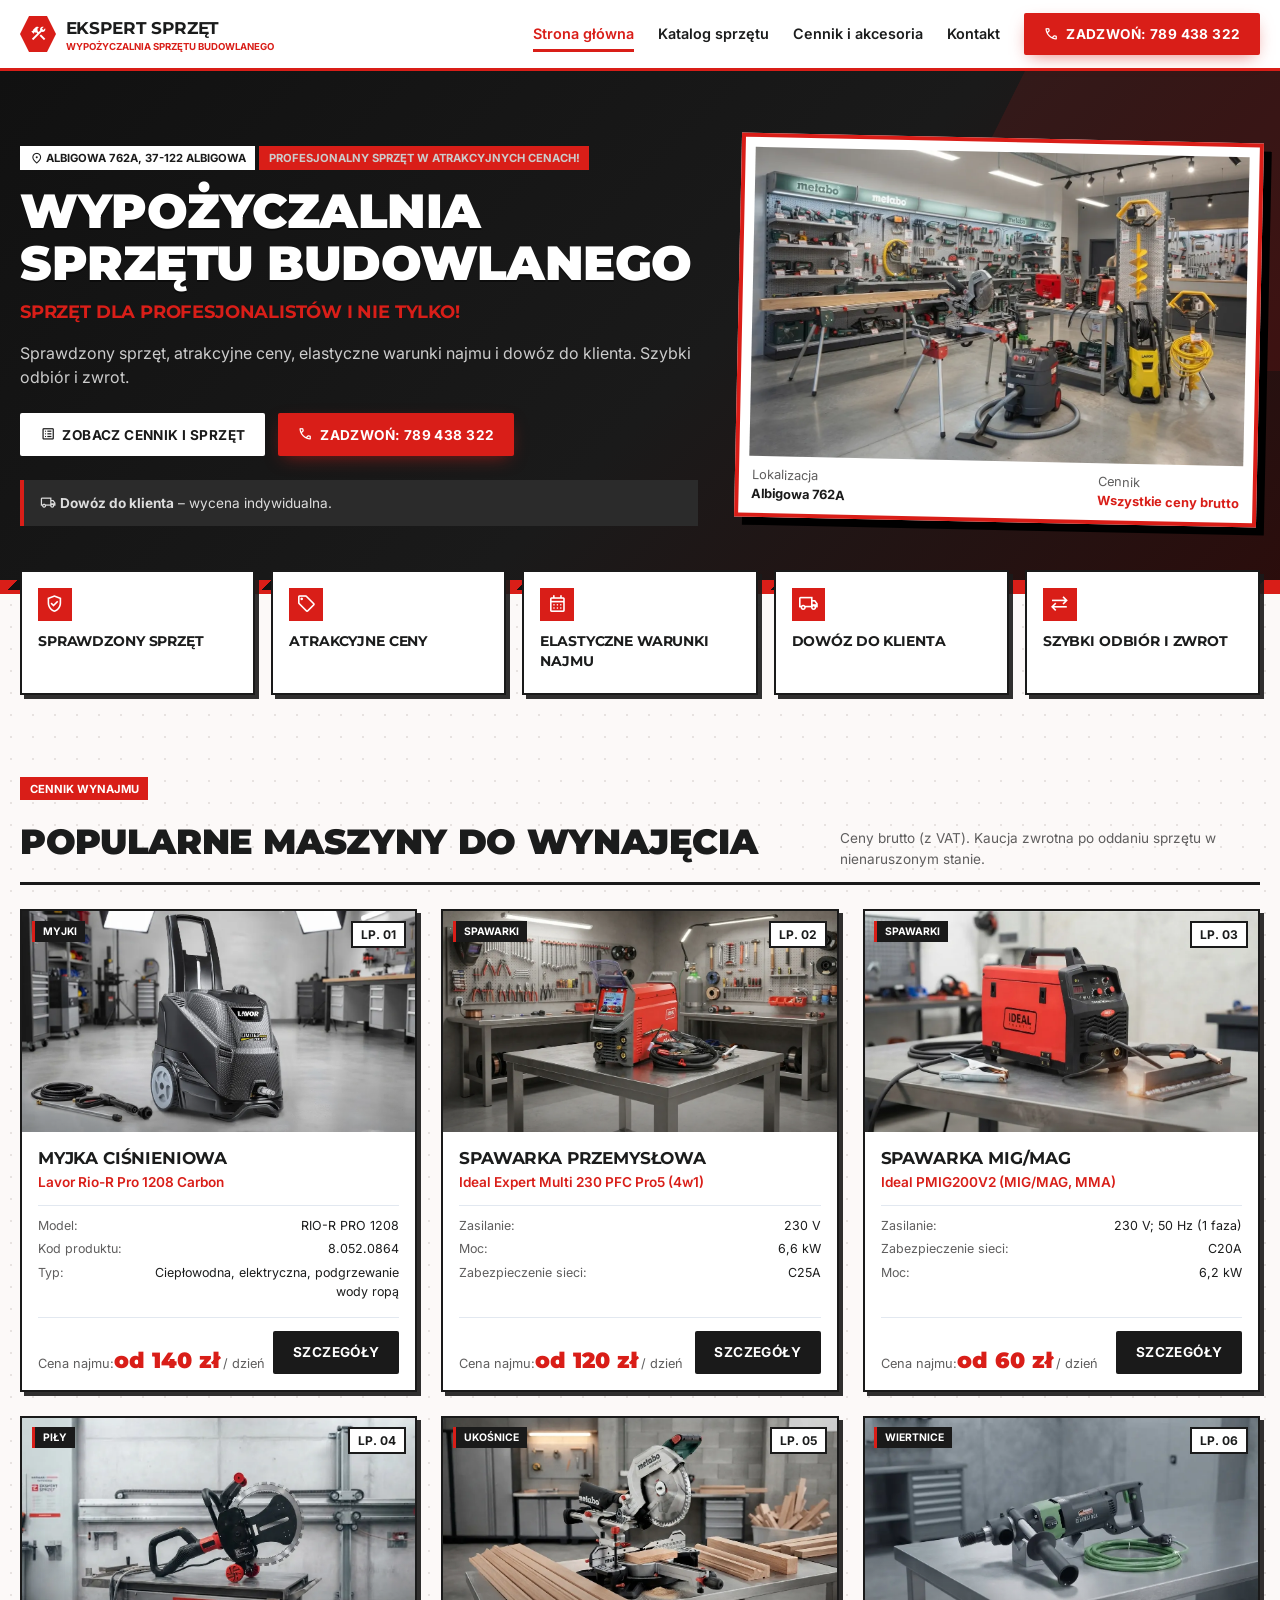
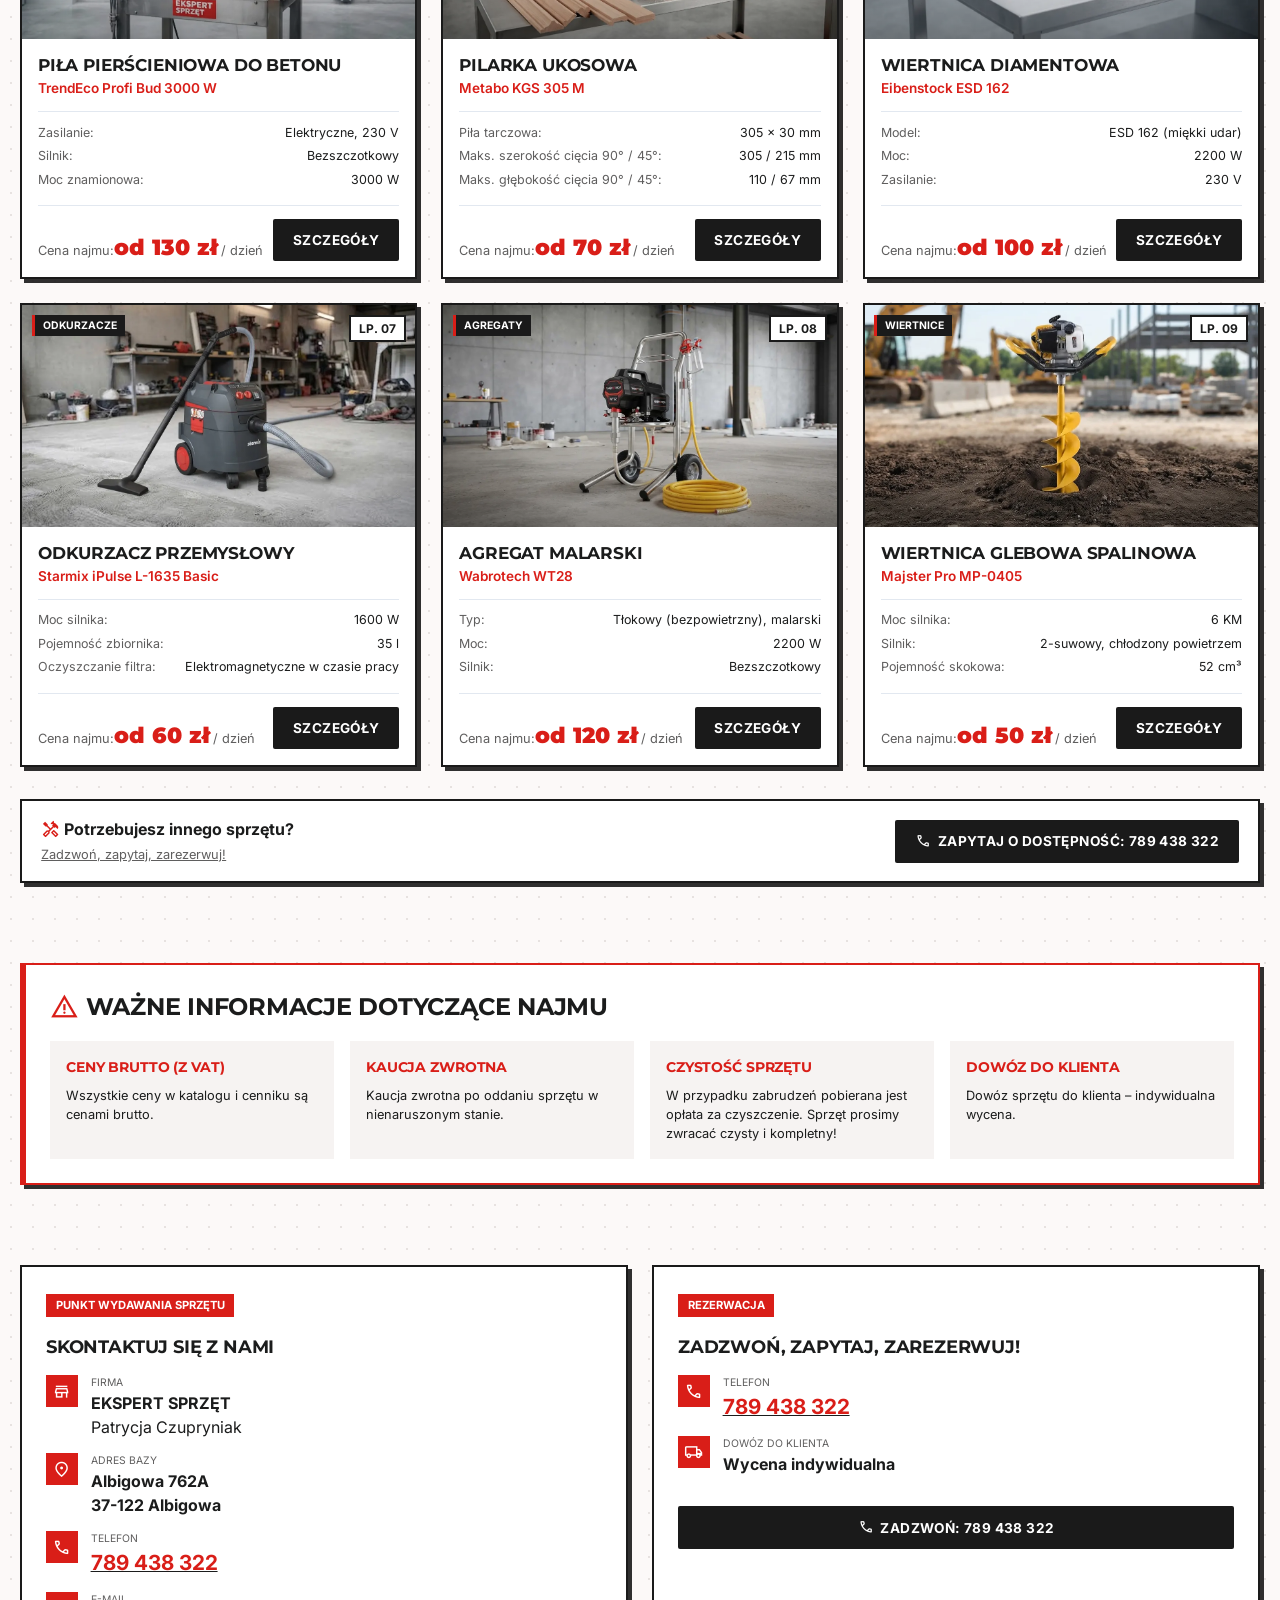
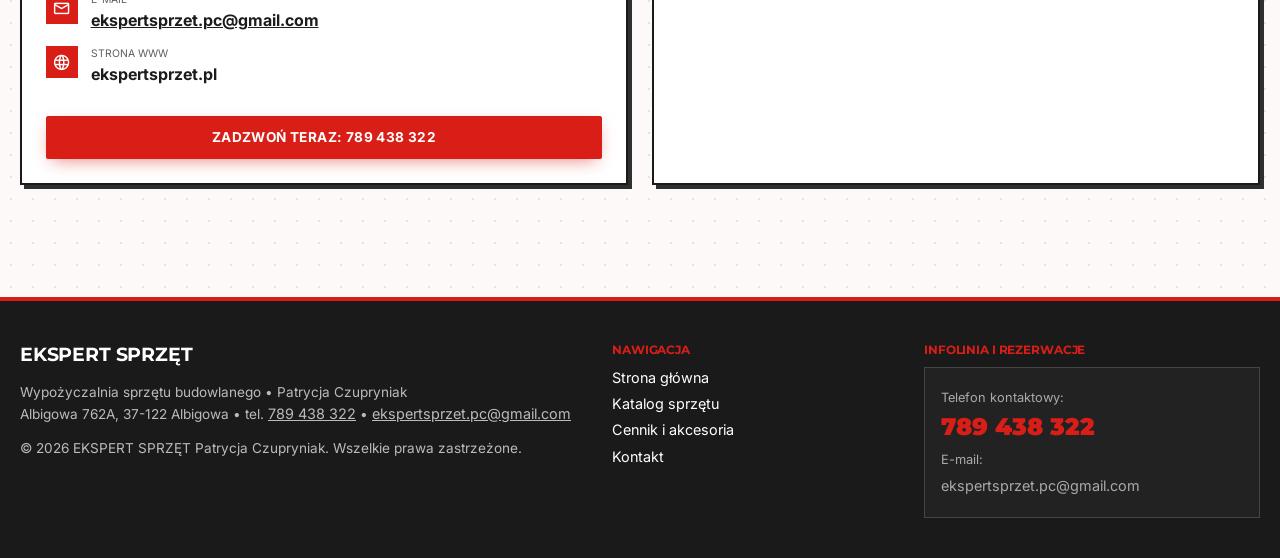
<file: index.html>
<!DOCTYPE html>
<html lang="pl"><head><meta charset="utf-8"><meta name="viewport" content="width=device-width, initial-scale=1">
<title>EKSPERT SPRZĘT – Wypożyczalnia sprzętu budowlanego z dowozem | Albigowa</title><meta name="description" content="Wypożyczalnia sprzętu budowlanego EKSPERT SPRZĘT – Albigowa 762A. Dowóz na budowę.">
<link rel="preconnect" href="https://fonts.googleapis.com"><link rel="preconnect" href="https://fonts.gstatic.com" crossorigin>
<link href="https://fonts.googleapis.com/css2?family=Inter:wght@400;600;700&family=Montserrat:wght@700;800;900&display=swap" rel="stylesheet">
<link href="https://fonts.googleapis.com/css2?family=Material+Symbols+Outlined:opsz,wght,FILL,GRAD@24,400,0,0&display=block" rel="stylesheet">
<link rel="stylesheet" href="css/style.css"></head>
<body data-page="home"><header id="site-header"></header>
<section class="hero"><div class="wrap hero-g"><div>
<span class="tag light"><span class="mi">location_on</span> Albigowa 762A, 37-122 Albigowa</span>
<p class="tag">Profesjonalny sprzęt w atrakcyjnych cenach!</p>
<h1>Wypożyczalnia sprzętu budowlanego</h1>
<h2>Sprzęt dla profesjonalistów i nie tylko!</h2>
<p>Sprawdzony sprzęt, atrakcyjne ceny, elastyczne warunki najmu i dowóz do klienta. Szybki odbiór i zwrot.</p>
<div class="acts"><a class="btn btn-light" href="katalog.html"><span class="mi">list_alt</span> Zobacz cennik i sprzęt</a><a class="btn btn-red" href="tel:+48789438322"><span class="mi">call</span> Zadzwoń: 789 438 322</a></div>
<div class="note"><span class="mi">local_shipping</span> <b>Dowóz do klienta</b> – wycena indywidualna.</div></div>
<div class="hero-img"><img src="img/wypozyczalnia.webp" alt="Sprzęt w wypożyczalni EKSPERT SPRZĘT"><div class="meta"><span><small>Lokalizacja</small><br><b>Albigowa 762A</b></span><span><small>Cennik</small><br><b class="red">Wszystkie ceny brutto</b></span></div></div></div></section>
<div class="wrap feats">
<div class="feat"><span class="mi">verified_user</span><h4>Sprawdzony sprzęt</h4></div>
<div class="feat"><span class="mi">sell</span><h4>Atrakcyjne ceny</h4></div>
<div class="feat"><span class="mi">calendar_month</span><h4>Elastyczne warunki najmu</h4></div>
<div class="feat"><span class="mi">local_shipping</span><h4>Dowóz do klienta</h4></div>
<div class="feat"><span class="mi">sync_alt</span><h4>Szybki odbiór i zwrot</h4></div></div>
<section class="block"><div class="wrap"><span class="tag">Cennik wynajmu</span>
<div class="sec-h"><h2>Popularne maszyny do wynajęcia</h2><p>Ceny brutto (z VAT). Kaucja zwrotna po oddaniu sprzętu w nienaruszonym stanie.</p></div>
<div class="grid" id="popular"></div>
<div class="cta-bar"><div><b><span class="mi red">handyman</span> Potrzebujesz innego sprzętu?</b><br><small><a href="tel:+48789438322">Zadzwoń, zapytaj, zarezerwuj!</a></small></div><a class="btn btn-dark" href="tel:+48789438322"><span class="mi">call</span> Zapytaj o dostępność: 789 438 322</a></div></div></section>
<section class="block"><div class="wrap"><div class="warn"><h2><span class="mi red">warning</span> Ważne informacje dotyczące najmu</h2>
<div class="warn-g"><div><h4>Ceny brutto (z VAT)</h4>Wszystkie ceny w katalogu i cenniku są cenami brutto.</div><div><h4>Kaucja zwrotna</h4>Kaucja zwrotna po oddaniu sprzętu w nienaruszonym stanie.</div><div><h4>Czystość sprzętu</h4>W przypadku zabrudzeń pobierana jest opłata za czyszczenie. Sprzęt prosimy zwracać czysty i kompletny!</div><div><h4>Dowóz do klienta</h4>Dowóz sprzętu do klienta – indywidualna wycena.</div></div></div></div></section>
<section class="block" id="kontakt"><div class="wrap contact">
<div class="panel"><span class="tag">Punkt wydawania sprzętu</span><h2>Skontaktuj się z nami</h2>
<div class="ci"><span class="mi">store</span><div><small>Firma</small><b>EKSPERT SPRZĘT</b><br>Patrycja Czupryniak</div></div>
<div class="ci"><span class="mi">location_on</span><div><small>Adres bazy</small><b>Albigowa 762A<br>37-122 Albigowa</b></div></div>
<div class="ci"><a href="tel:+48789438322" aria-label="Zadzwoń" style="text-decoration:none"><span class="mi">call</span></a><div><small>Telefon</small><a href="tel:+48789438322"><b class="big">789 438 322</b></a></div></div>
<div class="ci"><a href="mailto:ekspertsprzet.pc@gmail.com" aria-label="E-mail" style="text-decoration:none"><span class="mi">mail</span></a><div><small>E-mail</small><a href="mailto:ekspertsprzet.pc@gmail.com"><b>ekspertsprzet.pc@gmail.com</b></a></div></div>
<div class="ci"><span class="mi">language</span><div><small>Strona www</small><b>ekspertsprzet.pl</b></div></div>
<a class="btn btn-red btn-block" href="tel:+48789438322">Zadzwoń teraz: 789 438 322</a></div>
<div class="panel"><span class="tag">Rezerwacja</span><h2><a href="tel:+48789438322" style="text-decoration:none">Zadzwoń, zapytaj, zarezerwuj!</a></h2>
<div class="ci"><a href="tel:+48789438322" aria-label="Zadzwoń" style="text-decoration:none"><span class="mi">call</span></a><div><small>Telefon</small><a href="tel:+48789438322"><b class="big">789 438 322</b></a></div></div>
<div class="ci"><span class="mi">local_shipping</span><div><small>Dowóz do klienta</small><b>Wycena indywidualna</b></div></div>
<a class="btn btn-dark btn-block" href="tel:+48789438322"><span class="mi">call</span> Zadzwoń: 789 438 322</a></div></div></section>
<footer id="site-footer"></footer>
<script src="js/data.js"></script><script src="js/app.js"></script></body></html>
</file>
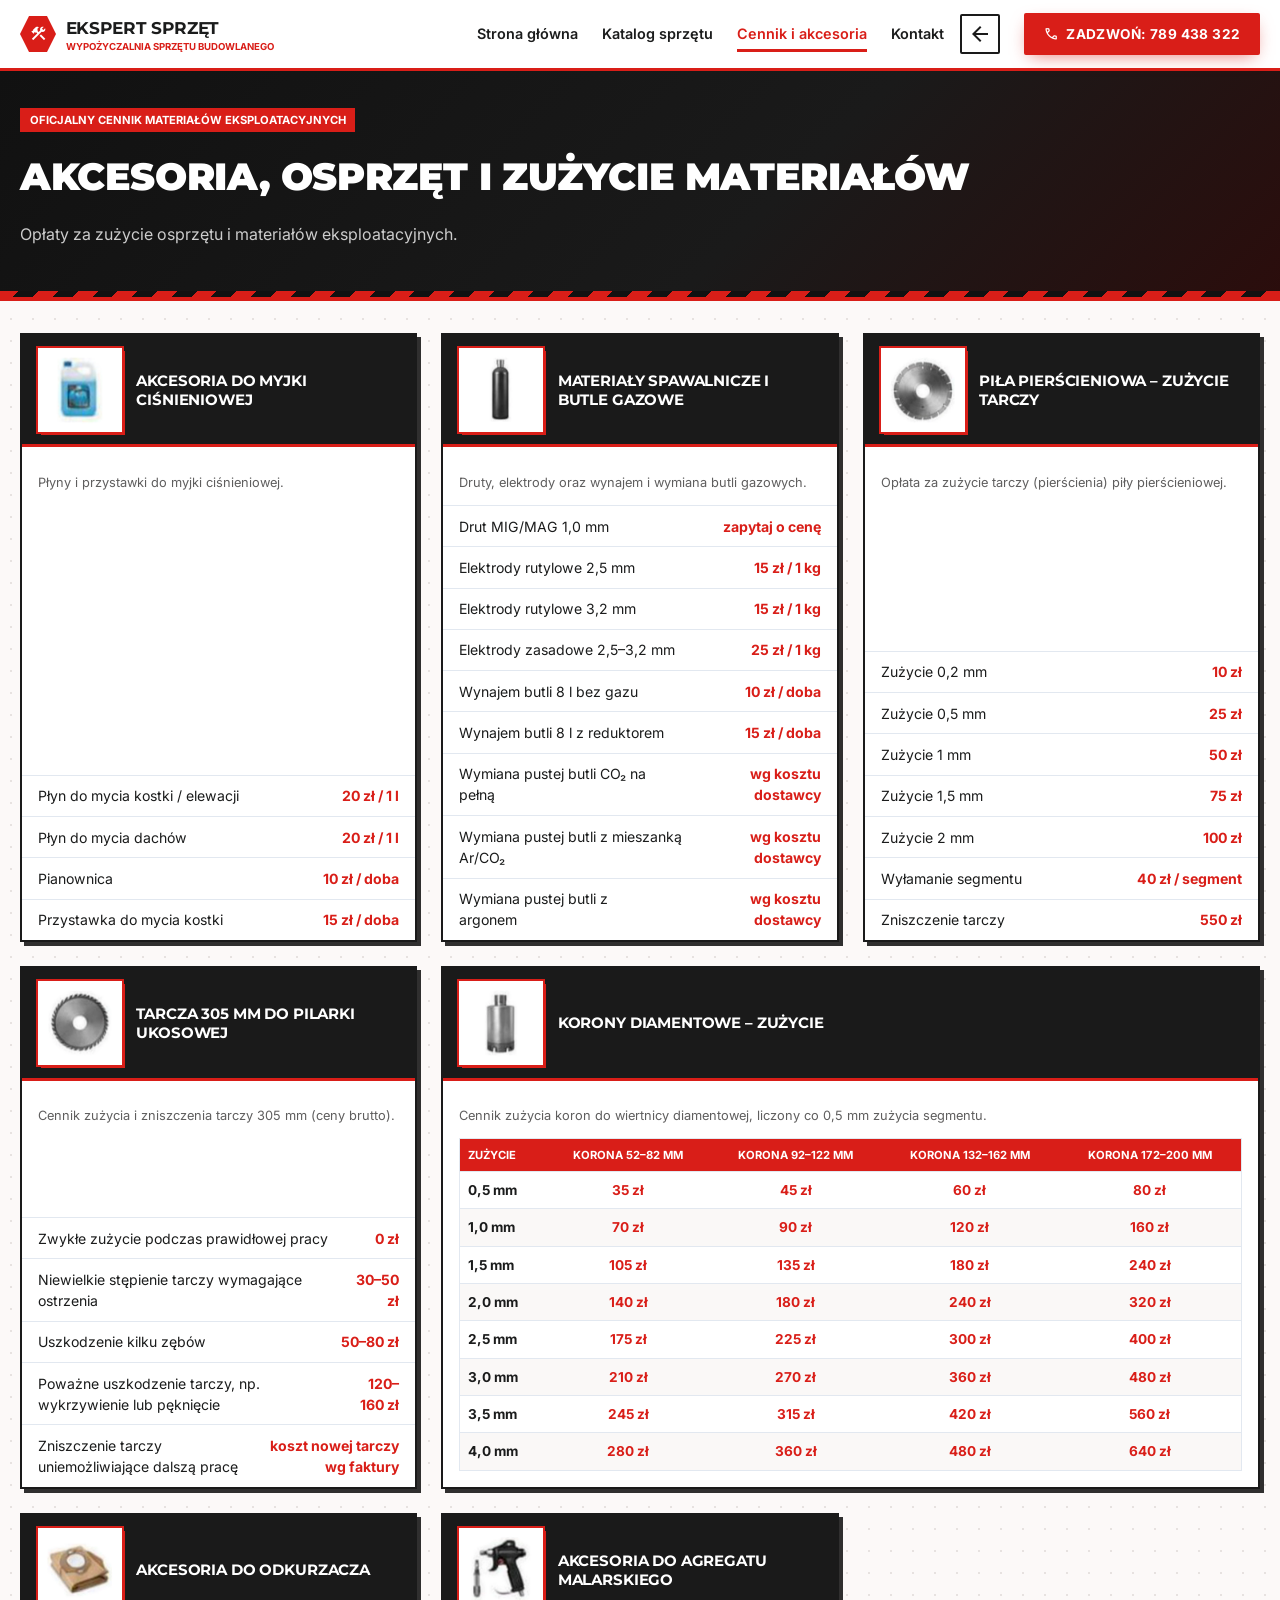
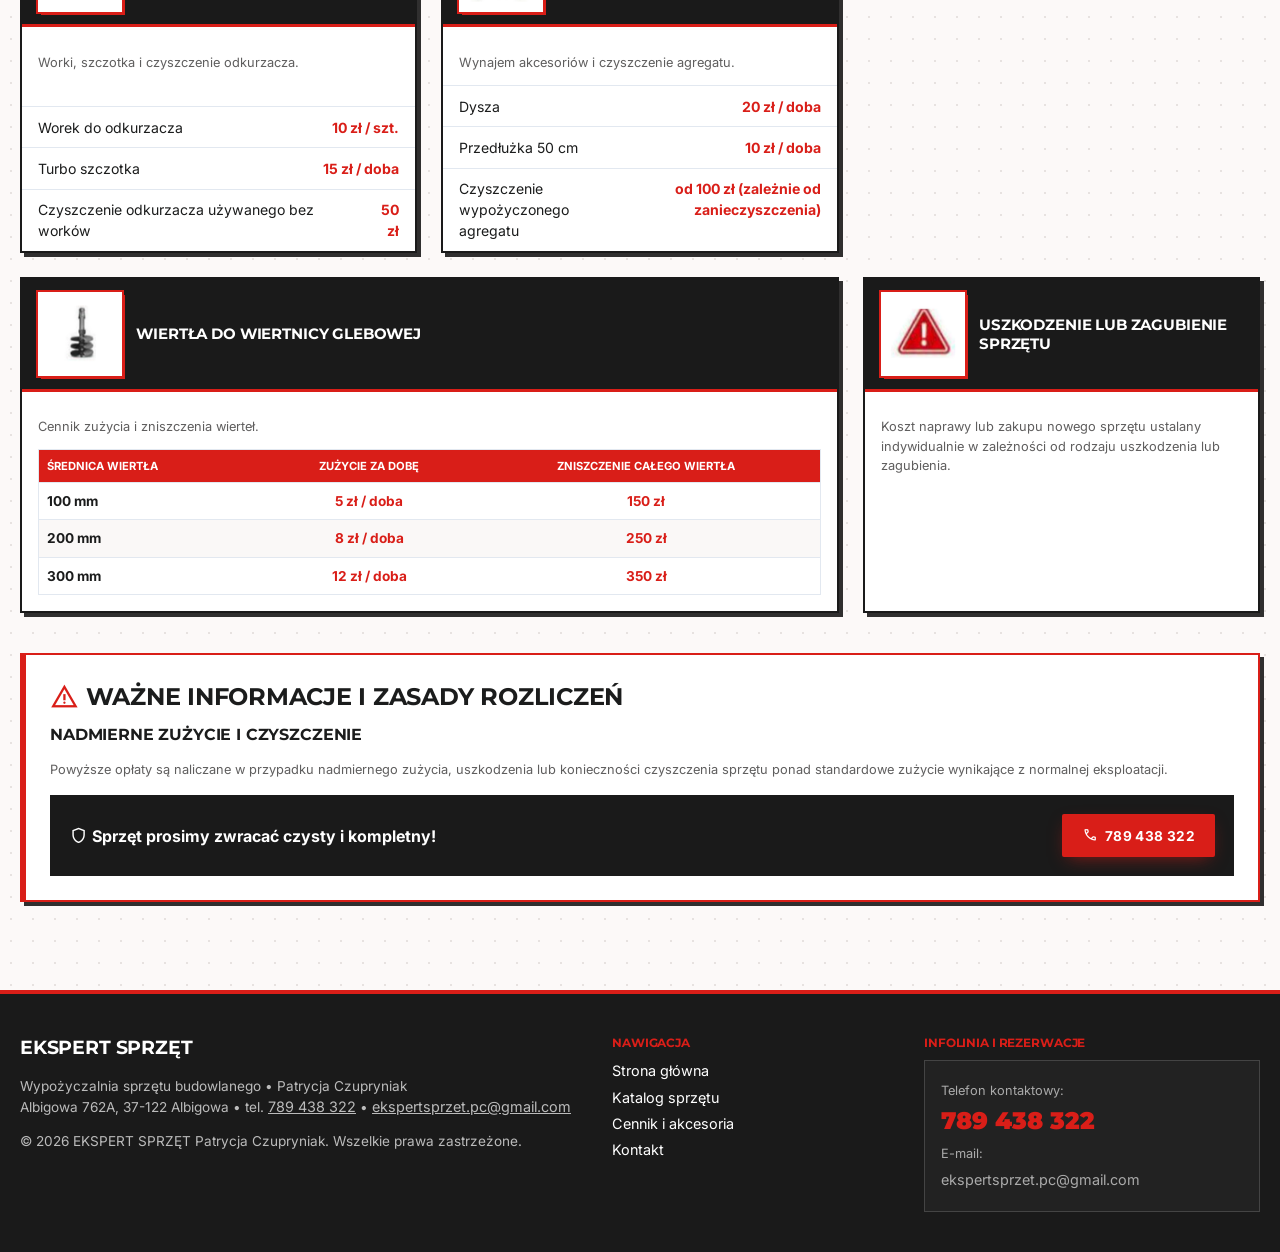
<file: cennik.html>
<!DOCTYPE html>
<html lang="pl"><head><meta charset="utf-8"><meta name="viewport" content="width=device-width, initial-scale=1">
<title>Akcesoria i koszty zużycia | EKSPERT SPRZĘT</title><meta name="description" content="Wypożyczalnia sprzętu budowlanego EKSPERT SPRZĘT – Albigowa 762A. Dowóz na budowę.">
<link rel="preconnect" href="https://fonts.googleapis.com"><link rel="preconnect" href="https://fonts.gstatic.com" crossorigin>
<link href="https://fonts.googleapis.com/css2?family=Inter:wght@400;600;700&family=Montserrat:wght@700;800;900&display=swap" rel="stylesheet">
<link href="https://fonts.googleapis.com/css2?family=Material+Symbols+Outlined:opsz,wght,FILL,GRAD@24,400,0,0&display=block" rel="stylesheet">
<link rel="stylesheet" href="css/style.css"></head>
<body data-page="cennik"><header id="site-header"></header>
<section class="page-hero"><div class="wrap"><span class="tag">Oficjalny cennik materiałów eksploatacyjnych</span><h1>Akcesoria, osprzęt i zużycie materiałów</h1><p>Opłaty za zużycie osprzętu i materiałów eksploatacyjnych.</p></div></section>
<main class="wrap"><div class="accg" id="acc"></div>
<section class="block"><div class="warn"><h2><span class="mi red">warning</span> Ważne informacje i zasady rozliczeń</h2>
<div><h4>Nadmierne zużycie i czyszczenie</h4><p class="small">Powyższe opłaty są naliczane w przypadku nadmiernego zużycia, uszkodzenia lub konieczności czyszczenia sprzętu ponad standardowe zużycie wynikające z normalnej eksploatacji.</p></div>
<div class="apel"><b><span class="mi">shield</span> Sprzęt prosimy zwracać czysty i kompletny!</b><a class="btn btn-red" href="tel:+48789438322"><span class="mi">call</span> 789 438 322</a></div></div></section></main>
<footer id="site-footer"></footer>
<script src="js/data.js"></script><script src="js/app.js"></script></body></html>
</file>
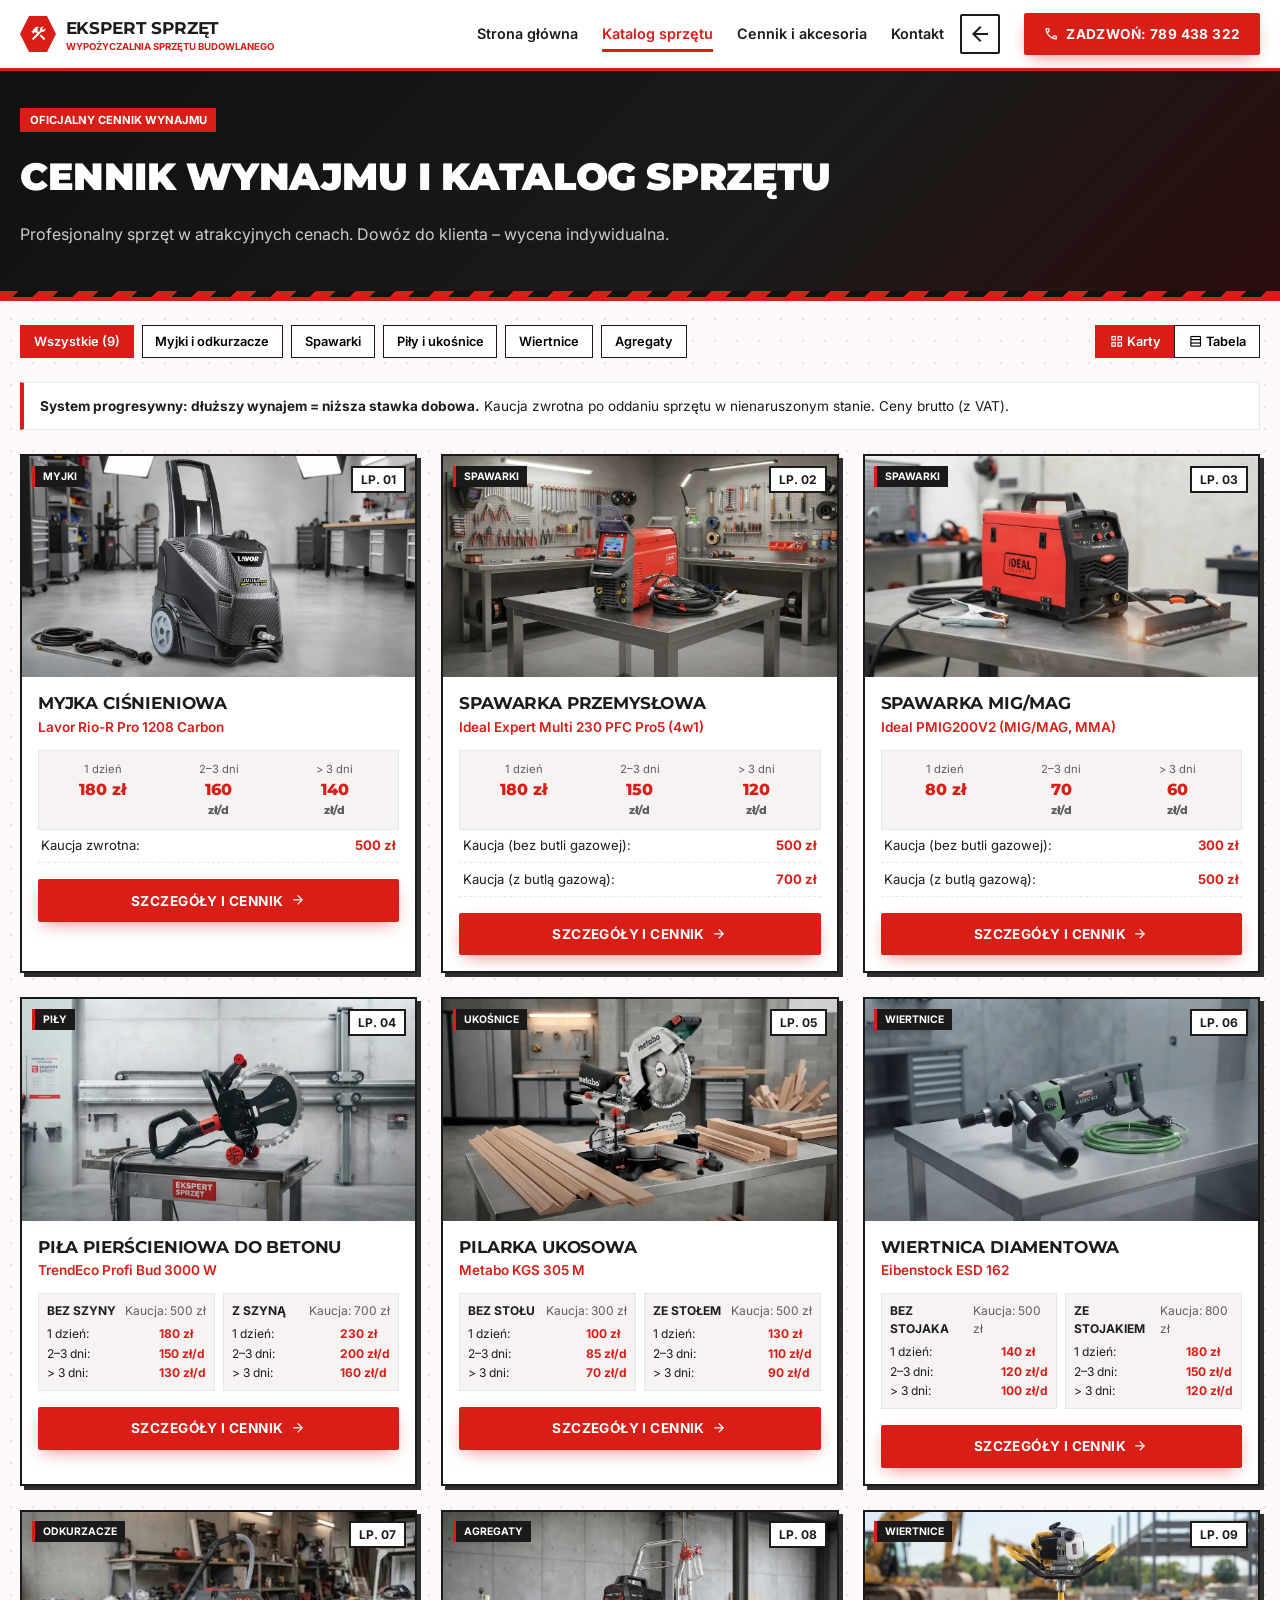
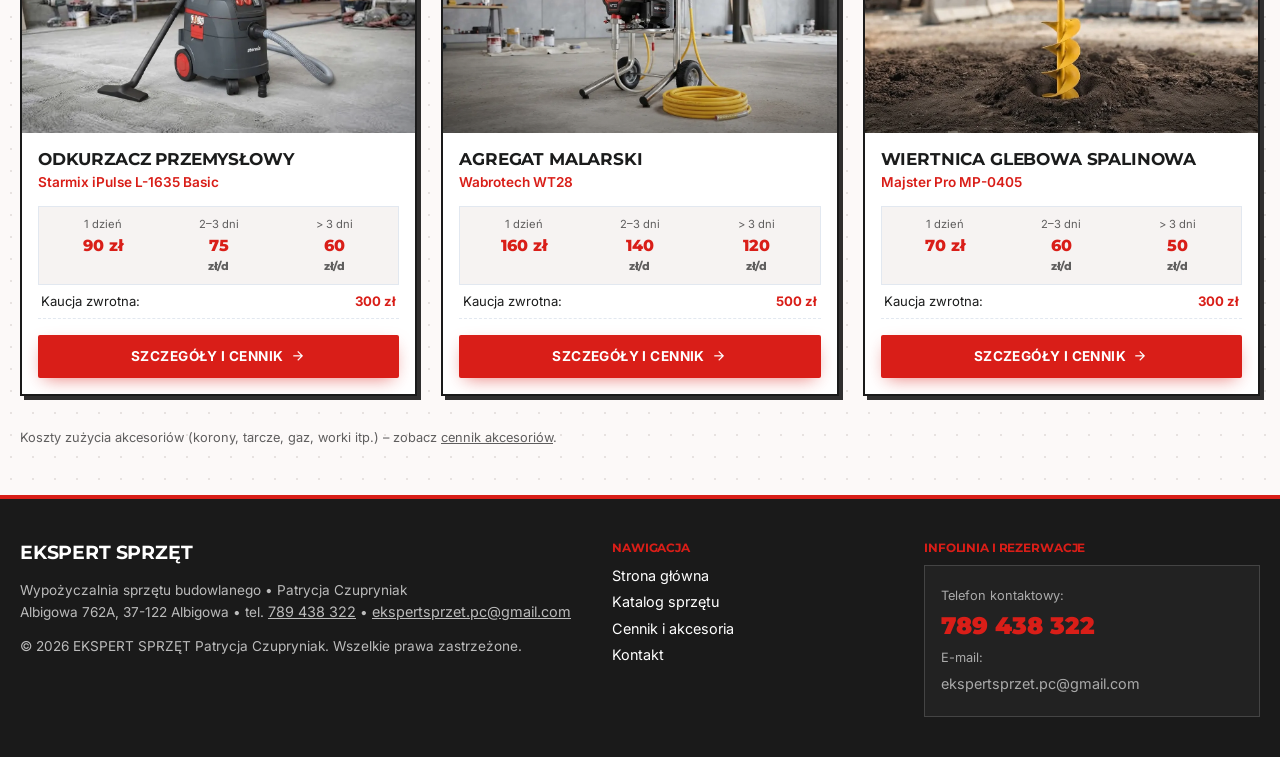
<file: katalog.html>
<!DOCTYPE html>
<html lang="pl"><head><meta charset="utf-8"><meta name="viewport" content="width=device-width, initial-scale=1">
<title>Katalog i cennik wynajmu sprzętu | EKSPERT SPRZĘT</title><meta name="description" content="Wypożyczalnia sprzętu budowlanego EKSPERT SPRZĘT – Albigowa 762A. Dowóz na budowę.">
<link rel="preconnect" href="https://fonts.googleapis.com"><link rel="preconnect" href="https://fonts.gstatic.com" crossorigin>
<link href="https://fonts.googleapis.com/css2?family=Inter:wght@400;600;700&family=Montserrat:wght@700;800;900&display=swap" rel="stylesheet">
<link href="https://fonts.googleapis.com/css2?family=Material+Symbols+Outlined:opsz,wght,FILL,GRAD@24,400,0,0&display=block" rel="stylesheet">
<link rel="stylesheet" href="css/style.css"></head>
<body data-page="katalog"><header id="site-header"></header>
<section class="page-hero"><div class="wrap"><span class="tag">Oficjalny cennik wynajmu</span><h1>Cennik wynajmu i katalog sprzętu</h1><p>Profesjonalny sprzęt w atrakcyjnych cenach. Dowóz do klienta – wycena indywidualna.</p></div></section>
<main class="wrap"><div class="toolbar"><div id="filters" style="display:flex;flex-wrap:wrap;gap:.5rem"></div><div class="view"><button class="active" data-v="cards"><span class="mi">grid_view</span> Karty</button><button data-v="table"><span class="mi">table_rows</span> Tabela</button></div></div>
<div class="info-strip"><b>System progresywny: dłuższy wynajem = niższa stawka dobowa.</b> Kaucja zwrotna po oddaniu sprzętu w nienaruszonym stanie. Ceny brutto (z VAT).</div>
<div class="grid" id="catalog"></div>
<div class="tscroll" id="table" hidden><table class="ptable"><thead><tr><th>LP.</th><th>Sprzęt</th><th>Wariant</th><th>Cena za 1 dzień</th><th>Cena za 2–3 dni</th><th>Powyżej 3 dni</th><th>Kaucja</th></tr></thead><tbody></tbody></table></div>
<p class="small" style="margin-top:2rem">Koszty zużycia akcesoriów (korony, tarcze, gaz, worki itp.) – zobacz <a href="cennik.html">cennik akcesoriów</a>.</p></main>
<footer id="site-footer"></footer>
<script src="js/data.js"></script><script src="js/app.js"></script></body></html>
</file>
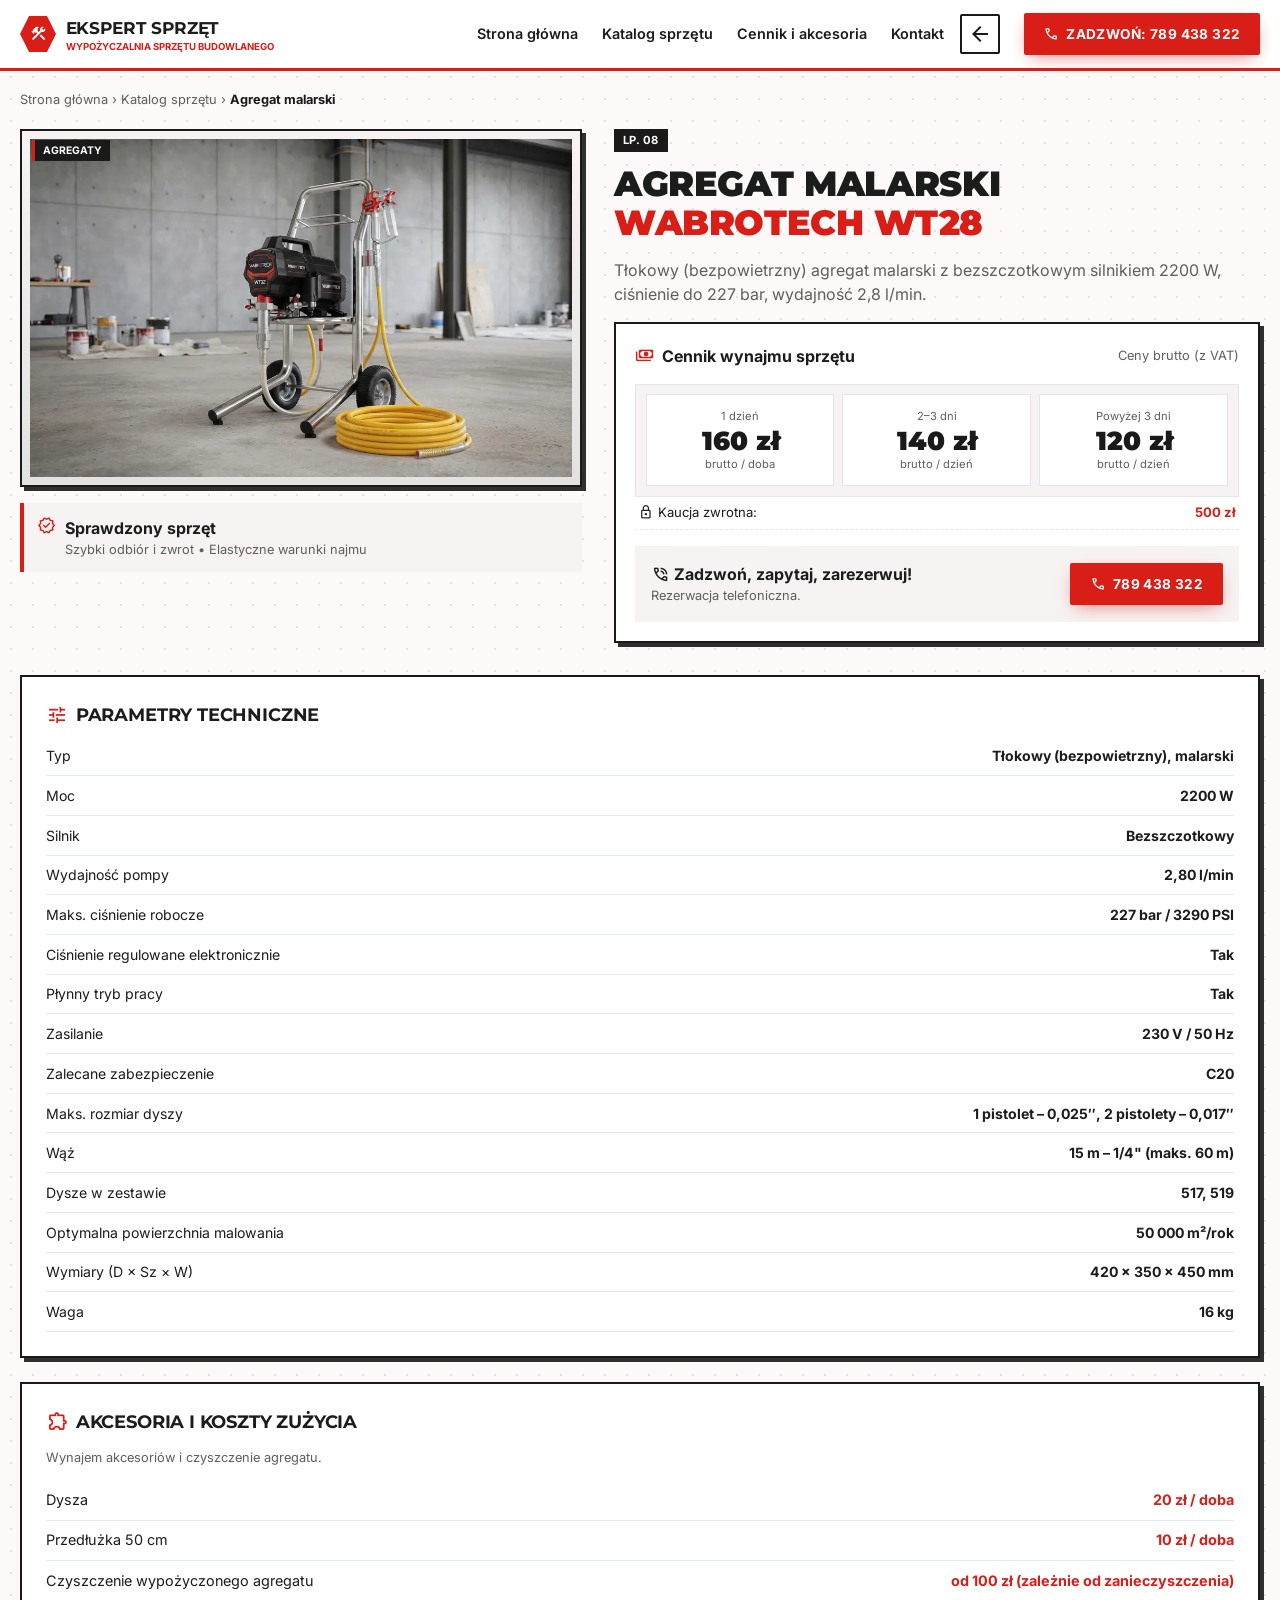
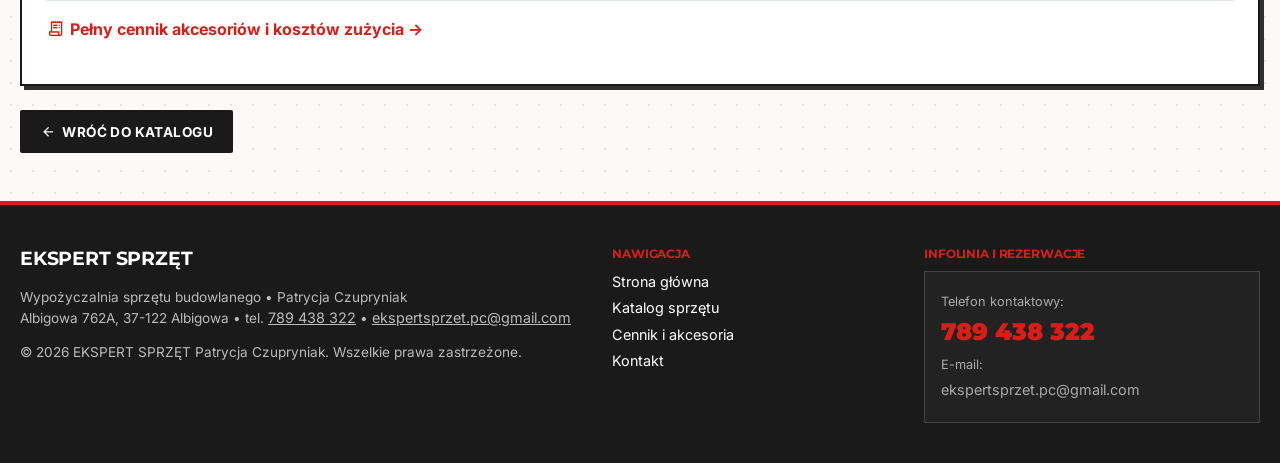
<file: produkty/agregat-malarski.html>
<!DOCTYPE html>
<html lang="pl"><head><meta charset="utf-8"><meta name="viewport" content="width=device-width, initial-scale=1">
<title>Wynajem sprzętu | EKSPERT SPRZĘT</title><meta name="description" content="Wypożyczalnia sprzętu budowlanego EKSPERT SPRZĘT – Albigowa 762A. Dowóz na budowę.">
<link rel="preconnect" href="https://fonts.googleapis.com"><link rel="preconnect" href="https://fonts.gstatic.com" crossorigin>
<link href="https://fonts.googleapis.com/css2?family=Inter:wght@400;600;700&family=Montserrat:wght@700;800;900&display=swap" rel="stylesheet">
<link href="https://fonts.googleapis.com/css2?family=Material+Symbols+Outlined:opsz,wght,FILL,GRAD@24,400,0,0&display=block" rel="stylesheet">
<link rel="stylesheet" href="../css/style.css"></head>
<body data-page="produkt" data-root="../" data-product="agregat-malarski"><header id="site-header"></header>
<main class="wrap" id="product"><noscript>Włącz JavaScript, aby zobaczyć szczegóły produktu.</noscript></main>
<footer id="site-footer"></footer>
<script src="../js/data.js"></script><script src="../js/app.js"></script></body></html>
</file>
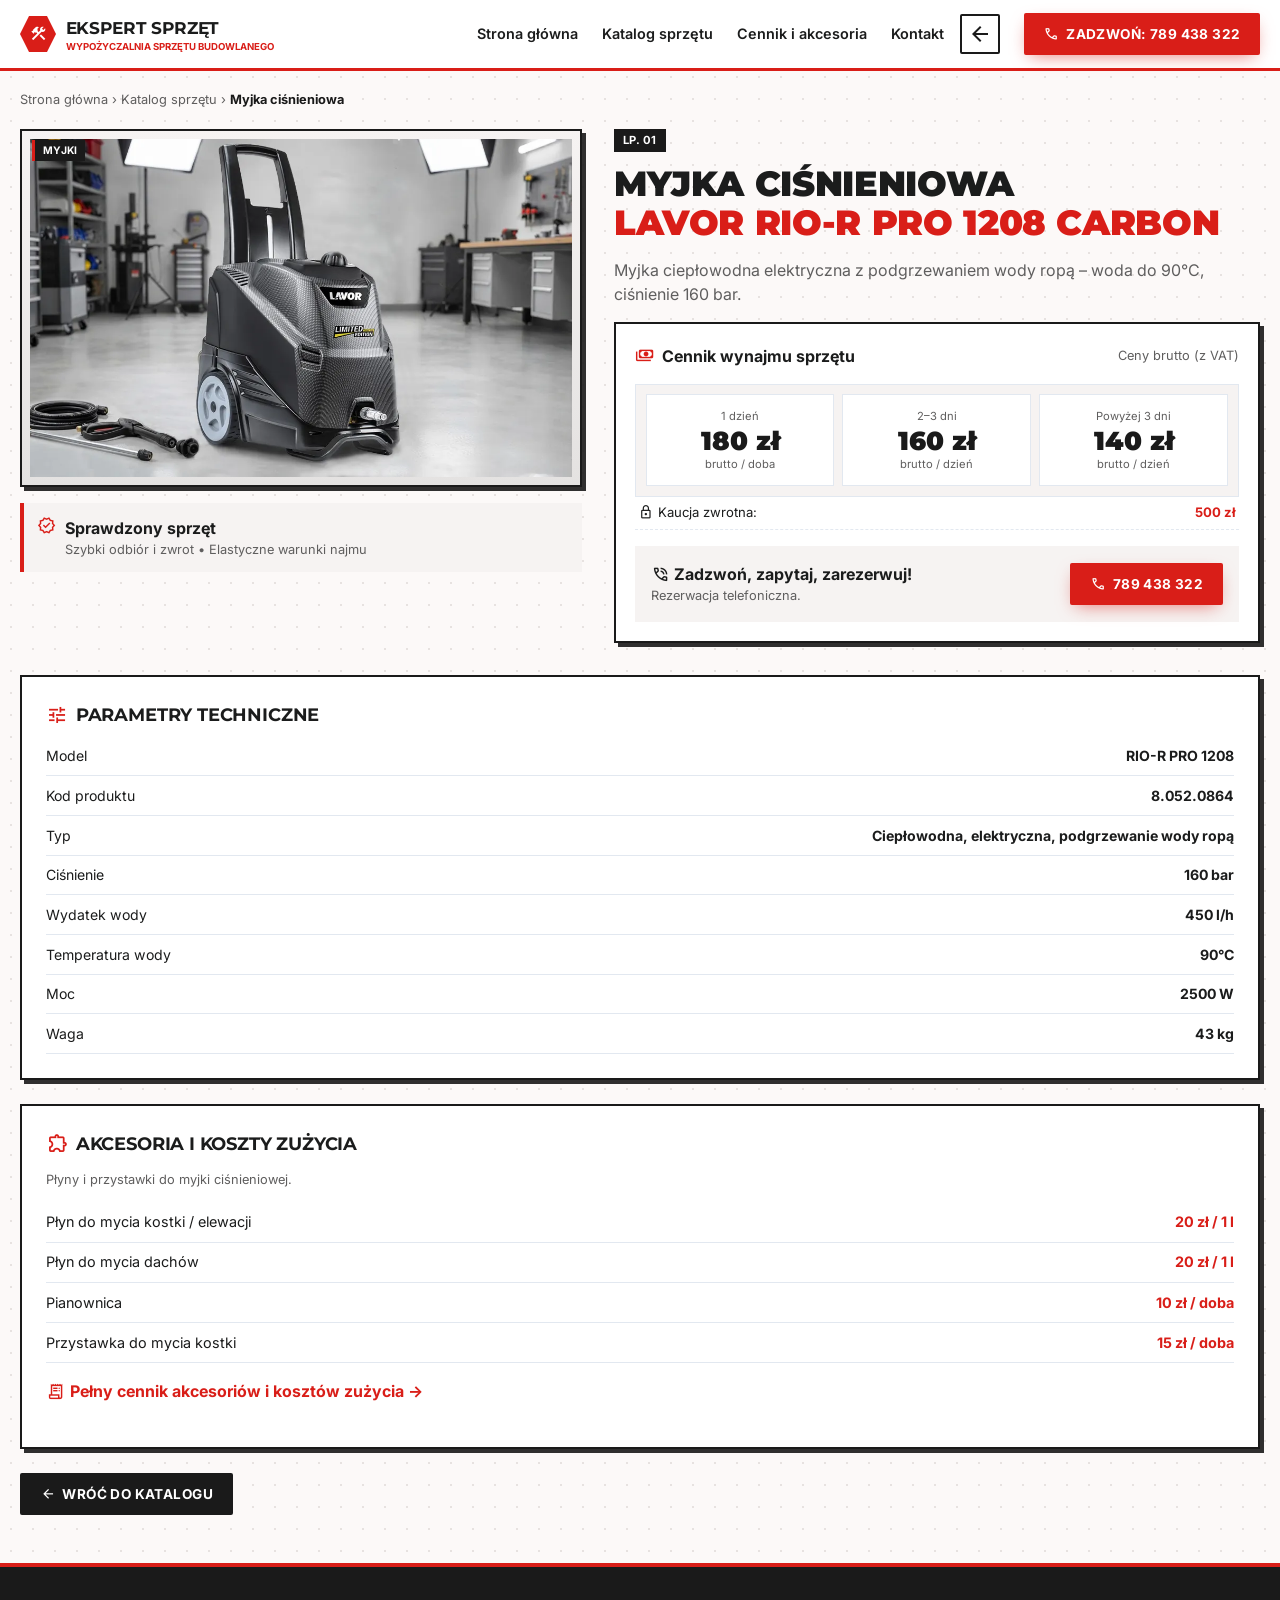
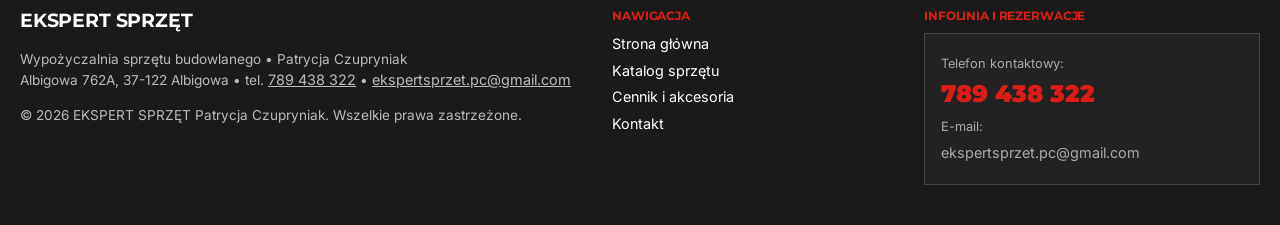
<file: produkty/myjka-cisnieniowa.html>
<!DOCTYPE html>
<html lang="pl"><head><meta charset="utf-8"><meta name="viewport" content="width=device-width, initial-scale=1">
<title>Wynajem sprzętu | EKSPERT SPRZĘT</title><meta name="description" content="Wypożyczalnia sprzętu budowlanego EKSPERT SPRZĘT – Albigowa 762A. Dowóz na budowę.">
<link rel="preconnect" href="https://fonts.googleapis.com"><link rel="preconnect" href="https://fonts.gstatic.com" crossorigin>
<link href="https://fonts.googleapis.com/css2?family=Inter:wght@400;600;700&family=Montserrat:wght@700;800;900&display=swap" rel="stylesheet">
<link href="https://fonts.googleapis.com/css2?family=Material+Symbols+Outlined:opsz,wght,FILL,GRAD@24,400,0,0&display=block" rel="stylesheet">
<link rel="stylesheet" href="../css/style.css"></head>
<body data-page="produkt" data-root="../" data-product="myjka-cisnieniowa"><header id="site-header"></header>
<main class="wrap" id="product"><noscript>Włącz JavaScript, aby zobaczyć szczegóły produktu.</noscript></main>
<footer id="site-footer"></footer>
<script src="../js/data.js"></script><script src="../js/app.js"></script></body></html>
</file>
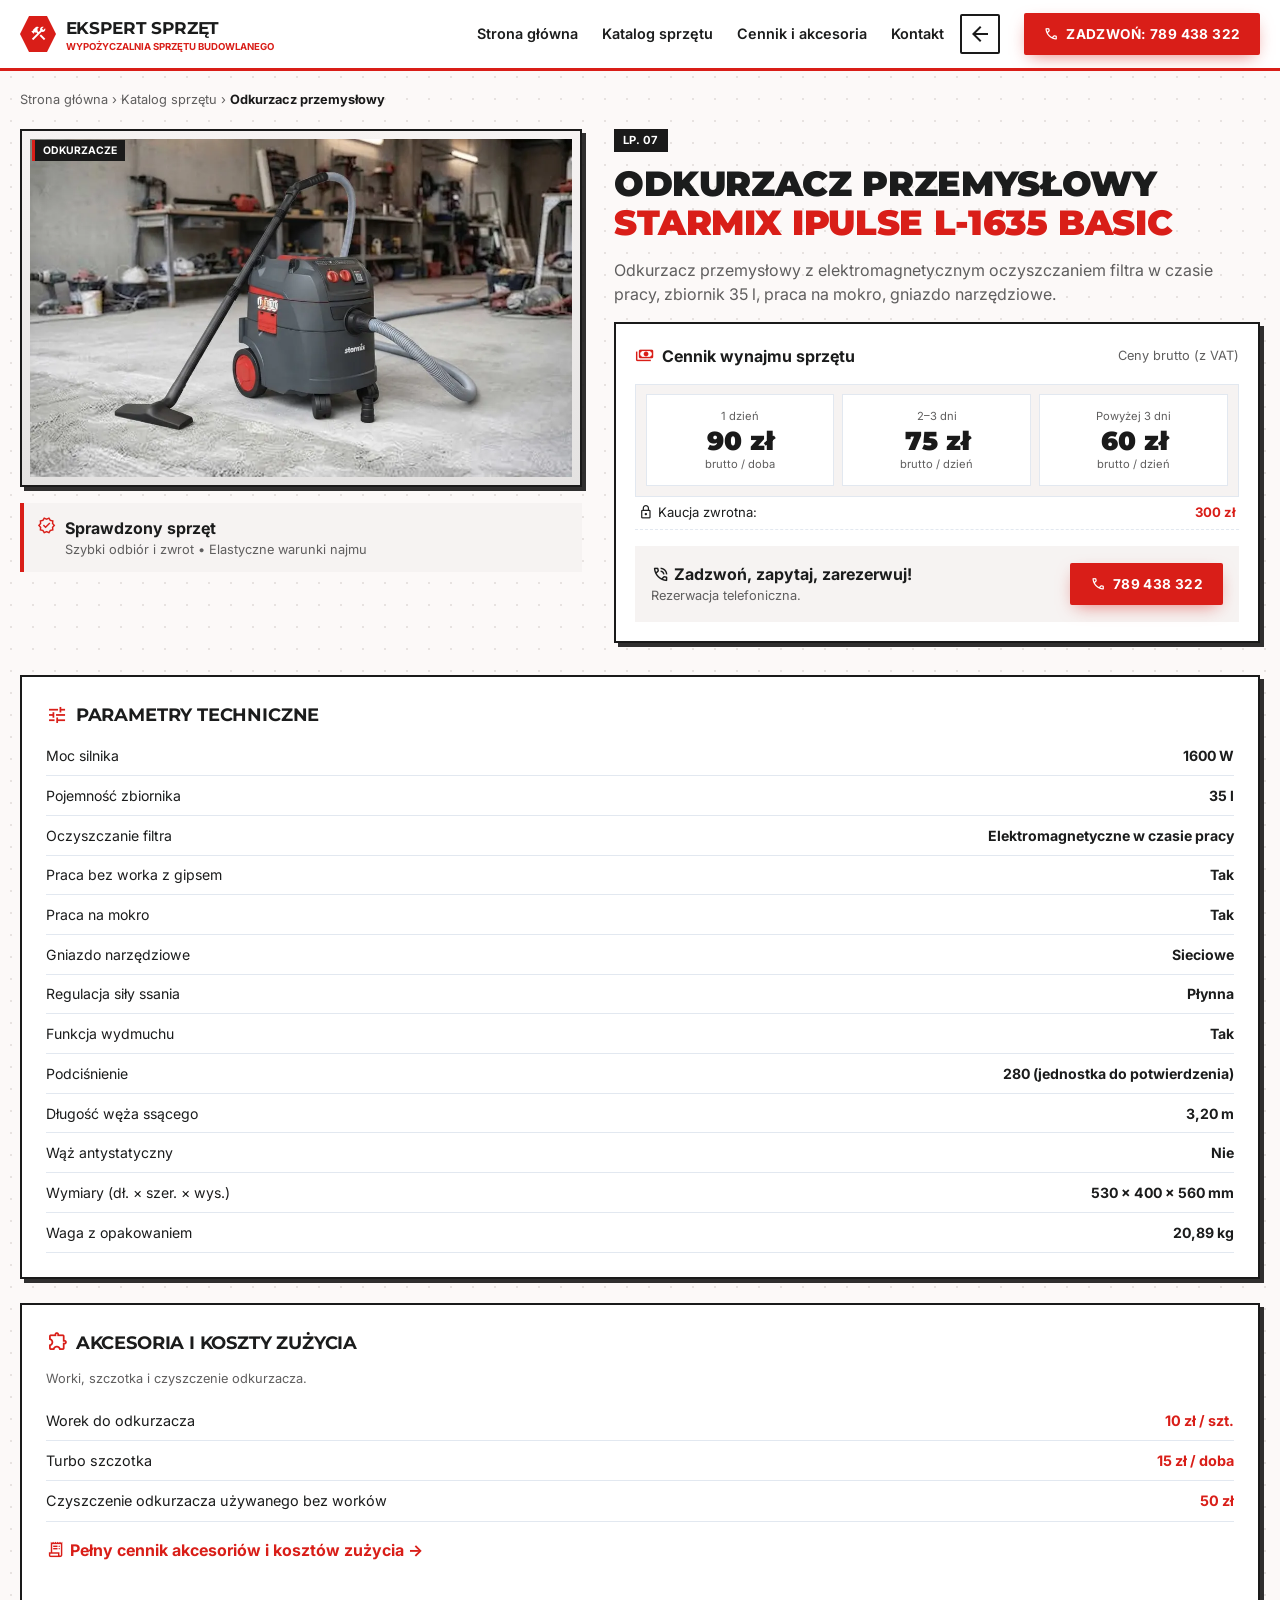
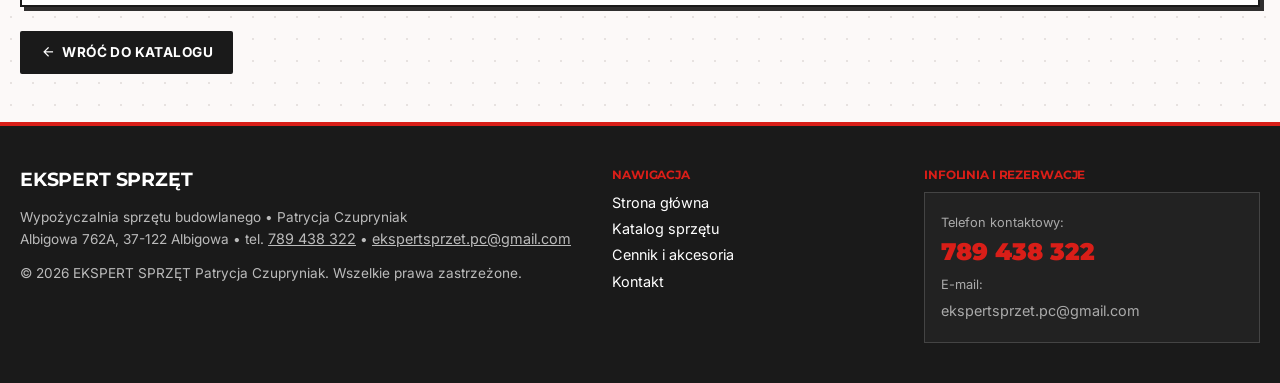
<file: produkty/odkurzacz-przemyslowy.html>
<!DOCTYPE html>
<html lang="pl"><head><meta charset="utf-8"><meta name="viewport" content="width=device-width, initial-scale=1">
<title>Wynajem sprzętu | EKSPERT SPRZĘT</title><meta name="description" content="Wypożyczalnia sprzętu budowlanego EKSPERT SPRZĘT – Albigowa 762A. Dowóz na budowę.">
<link rel="preconnect" href="https://fonts.googleapis.com"><link rel="preconnect" href="https://fonts.gstatic.com" crossorigin>
<link href="https://fonts.googleapis.com/css2?family=Inter:wght@400;600;700&family=Montserrat:wght@700;800;900&display=swap" rel="stylesheet">
<link href="https://fonts.googleapis.com/css2?family=Material+Symbols+Outlined:opsz,wght,FILL,GRAD@24,400,0,0&display=block" rel="stylesheet">
<link rel="stylesheet" href="../css/style.css"></head>
<body data-page="produkt" data-root="../" data-product="odkurzacz-przemyslowy"><header id="site-header"></header>
<main class="wrap" id="product"><noscript>Włącz JavaScript, aby zobaczyć szczegóły produktu.</noscript></main>
<footer id="site-footer"></footer>
<script src="../js/data.js"></script><script src="../js/app.js"></script></body></html>
</file>
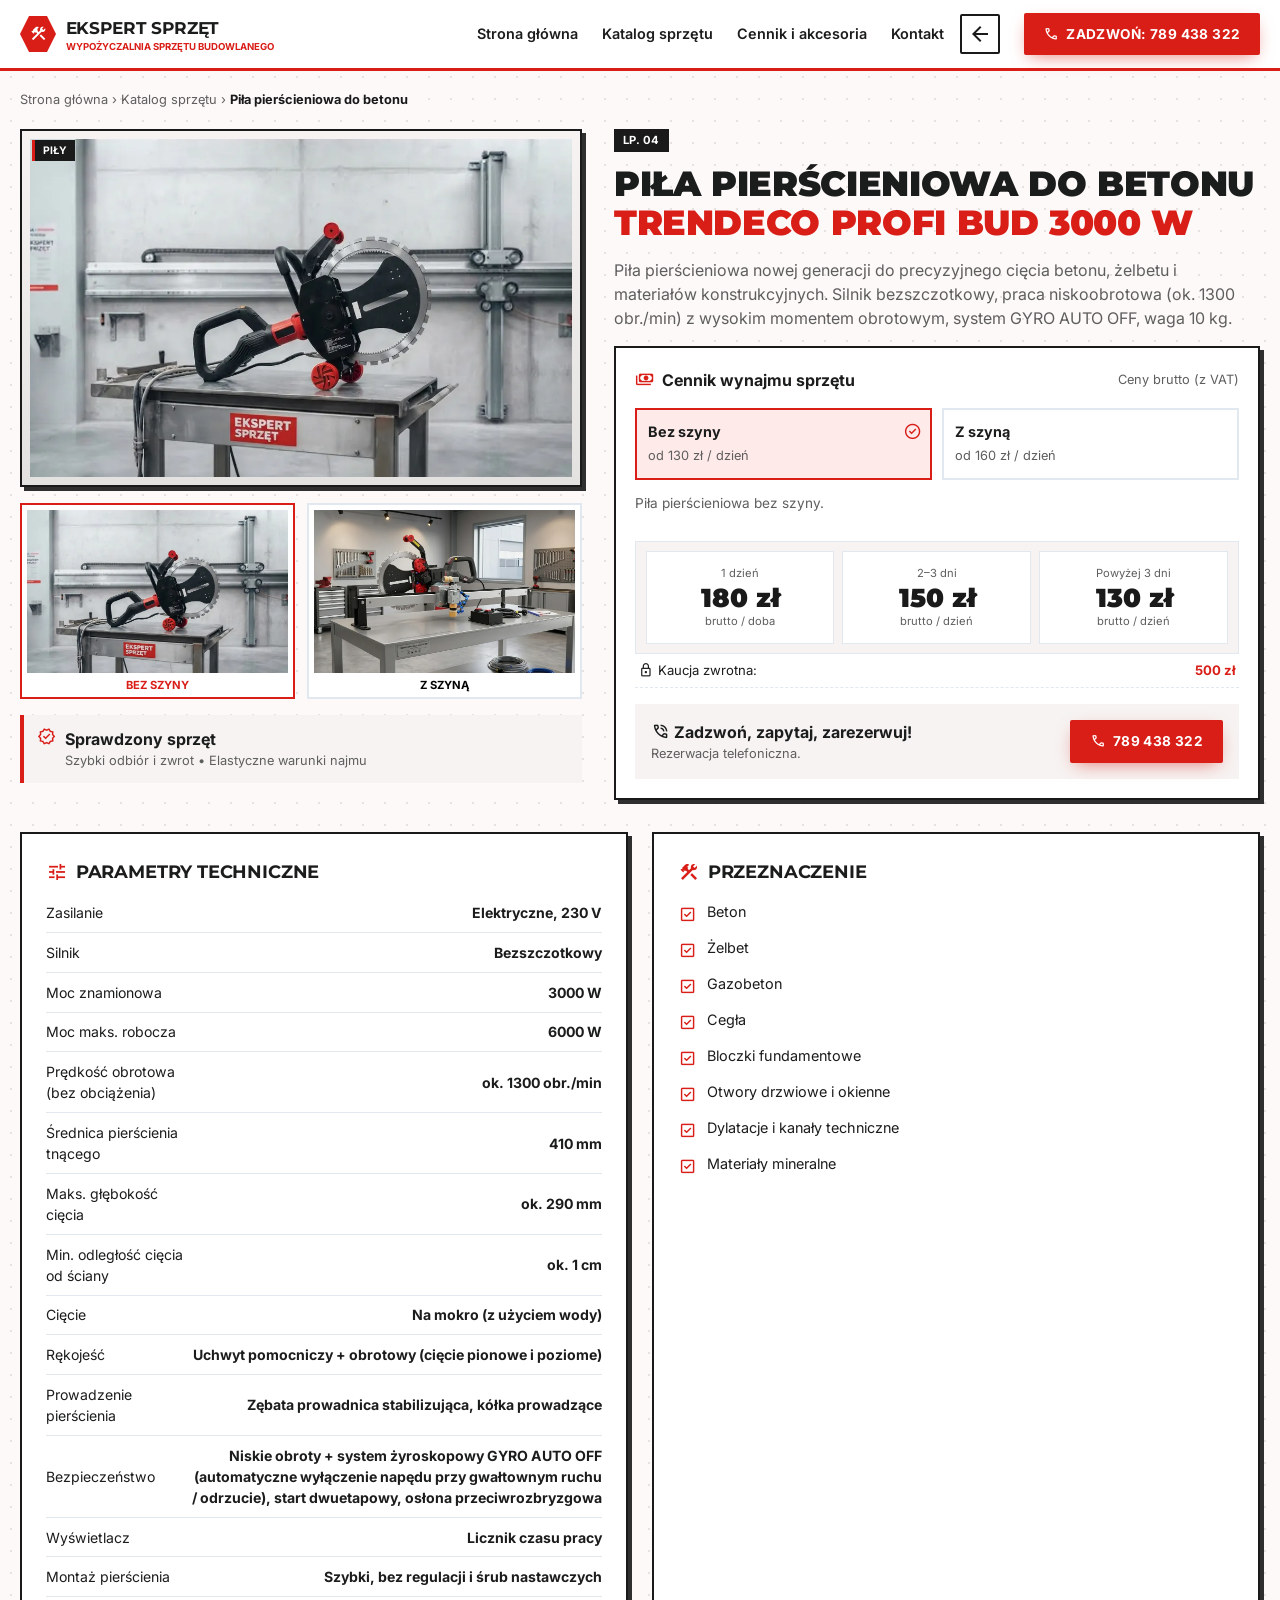
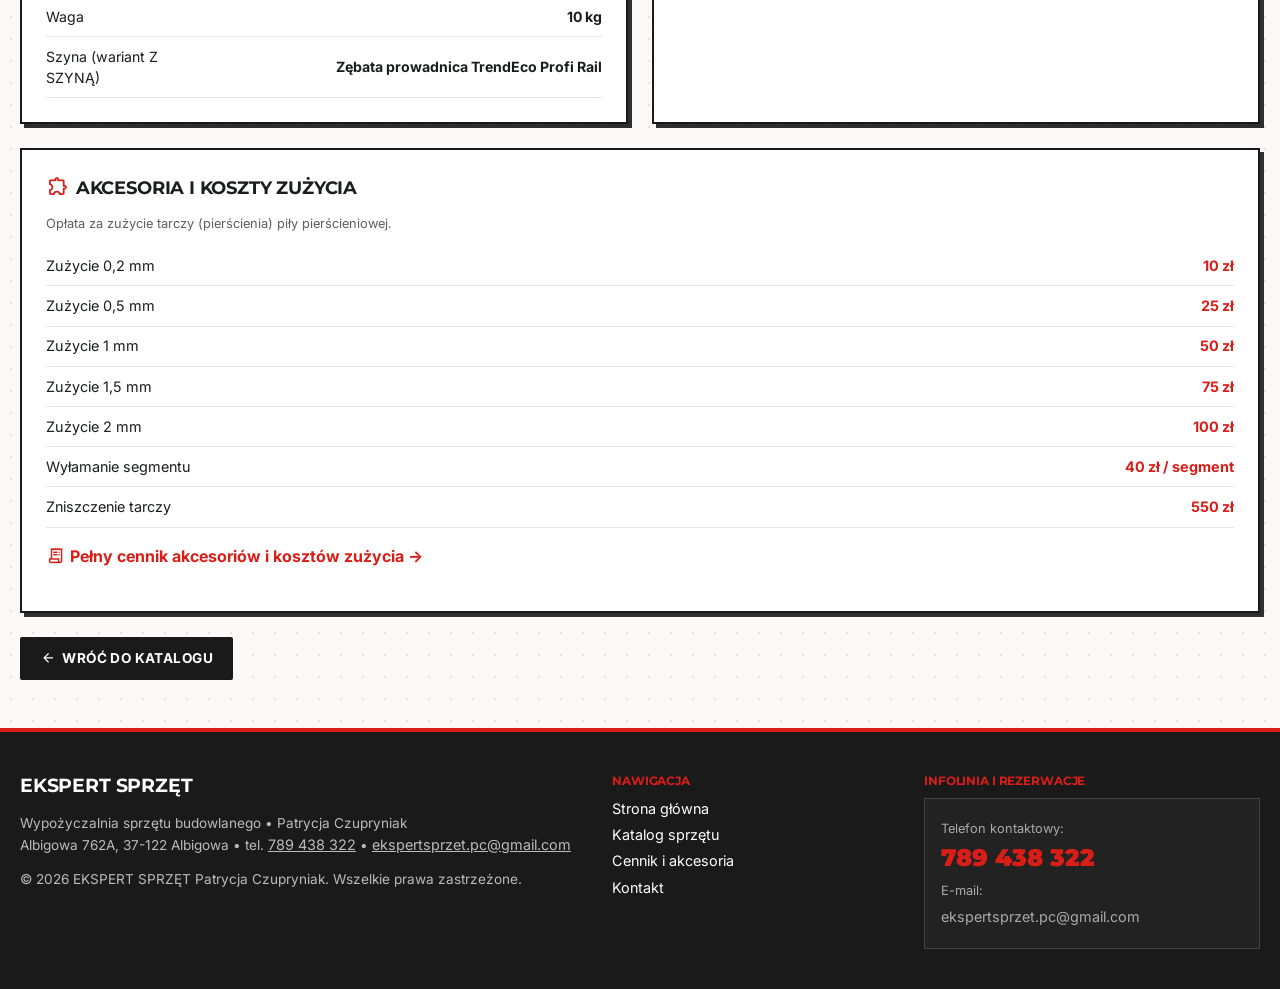
<file: produkty/pila-pierscieniowa.html>
<!DOCTYPE html>
<html lang="pl"><head><meta charset="utf-8"><meta name="viewport" content="width=device-width, initial-scale=1">
<title>Wynajem sprzętu | EKSPERT SPRZĘT</title><meta name="description" content="Wypożyczalnia sprzętu budowlanego EKSPERT SPRZĘT – Albigowa 762A. Dowóz na budowę.">
<link rel="preconnect" href="https://fonts.googleapis.com"><link rel="preconnect" href="https://fonts.gstatic.com" crossorigin>
<link href="https://fonts.googleapis.com/css2?family=Inter:wght@400;600;700&family=Montserrat:wght@700;800;900&display=swap" rel="stylesheet">
<link href="https://fonts.googleapis.com/css2?family=Material+Symbols+Outlined:opsz,wght,FILL,GRAD@24,400,0,0&display=block" rel="stylesheet">
<link rel="stylesheet" href="../css/style.css"></head>
<body data-page="produkt" data-root="../" data-product="pila-pierscieniowa"><header id="site-header"></header>
<main class="wrap" id="product"><noscript>Włącz JavaScript, aby zobaczyć szczegóły produktu.</noscript></main>
<footer id="site-footer"></footer>
<script src="../js/data.js"></script><script src="../js/app.js"></script></body></html>
</file>
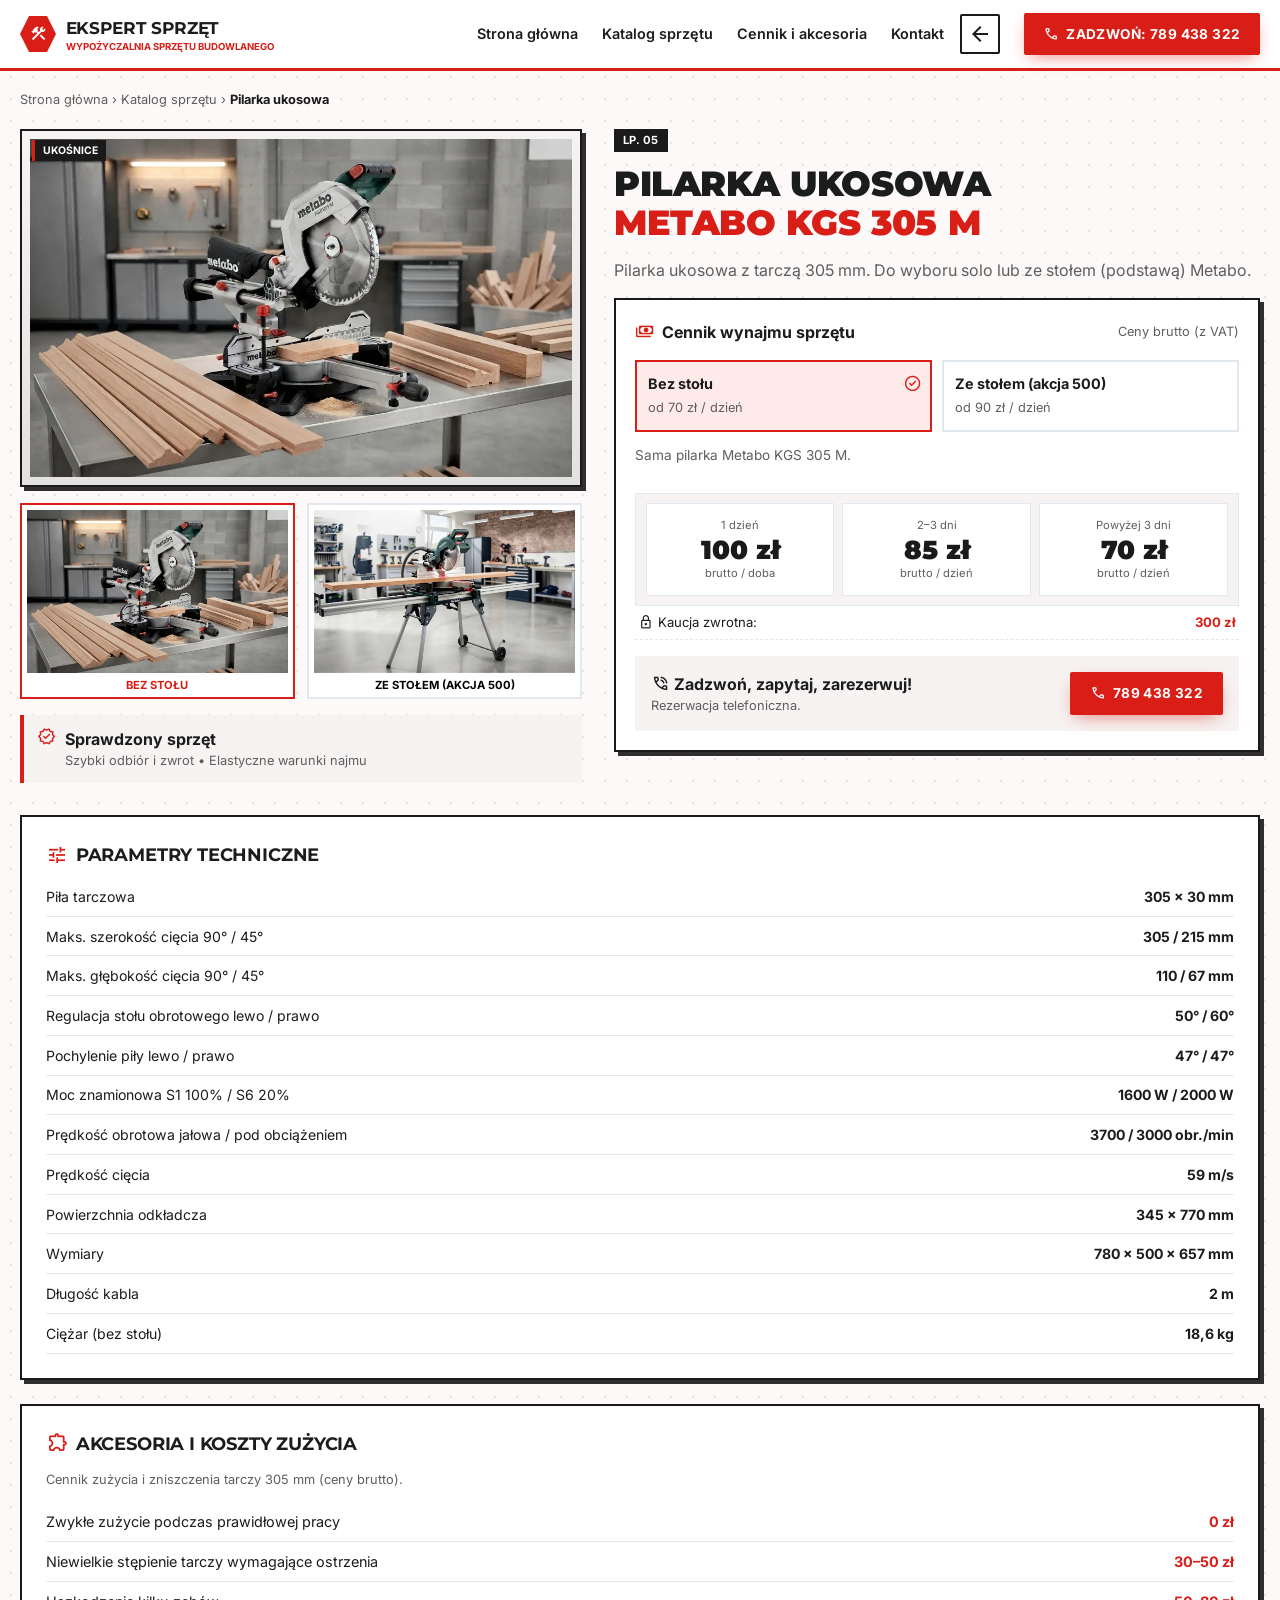
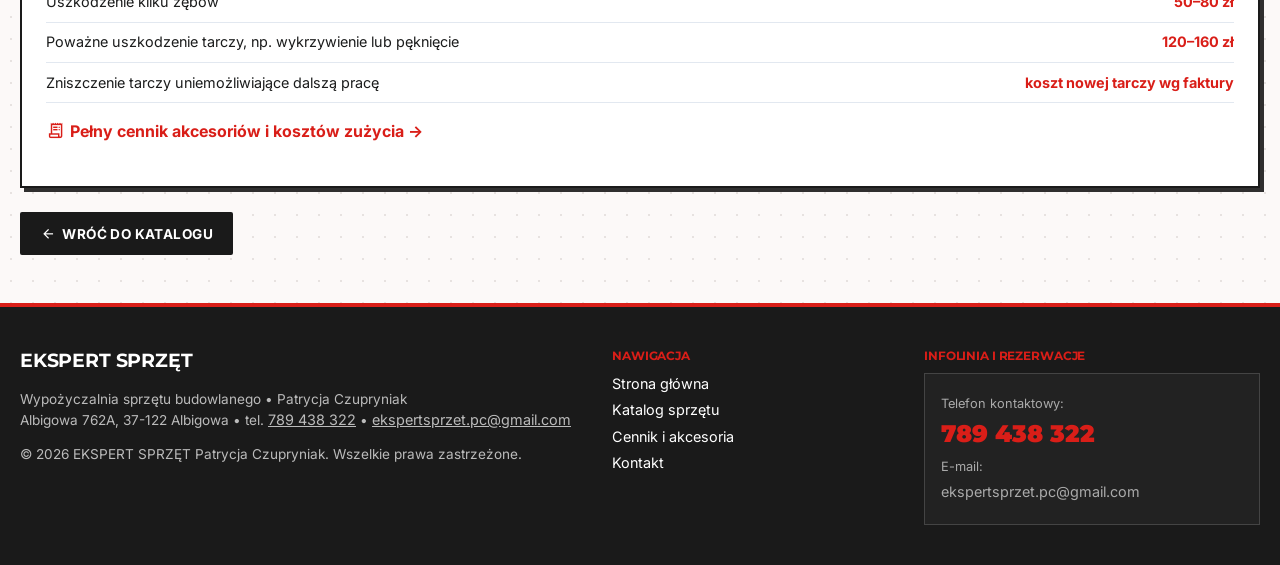
<file: produkty/pilarka-ukosowa.html>
<!DOCTYPE html>
<html lang="pl"><head><meta charset="utf-8"><meta name="viewport" content="width=device-width, initial-scale=1">
<title>Wynajem sprzętu | EKSPERT SPRZĘT</title><meta name="description" content="Wypożyczalnia sprzętu budowlanego EKSPERT SPRZĘT – Albigowa 762A. Dowóz na budowę.">
<link rel="preconnect" href="https://fonts.googleapis.com"><link rel="preconnect" href="https://fonts.gstatic.com" crossorigin>
<link href="https://fonts.googleapis.com/css2?family=Inter:wght@400;600;700&family=Montserrat:wght@700;800;900&display=swap" rel="stylesheet">
<link href="https://fonts.googleapis.com/css2?family=Material+Symbols+Outlined:opsz,wght,FILL,GRAD@24,400,0,0&display=block" rel="stylesheet">
<link rel="stylesheet" href="../css/style.css"></head>
<body data-page="produkt" data-root="../" data-product="pilarka-ukosowa"><header id="site-header"></header>
<main class="wrap" id="product"><noscript>Włącz JavaScript, aby zobaczyć szczegóły produktu.</noscript></main>
<footer id="site-footer"></footer>
<script src="../js/data.js"></script><script src="../js/app.js"></script></body></html>
</file>
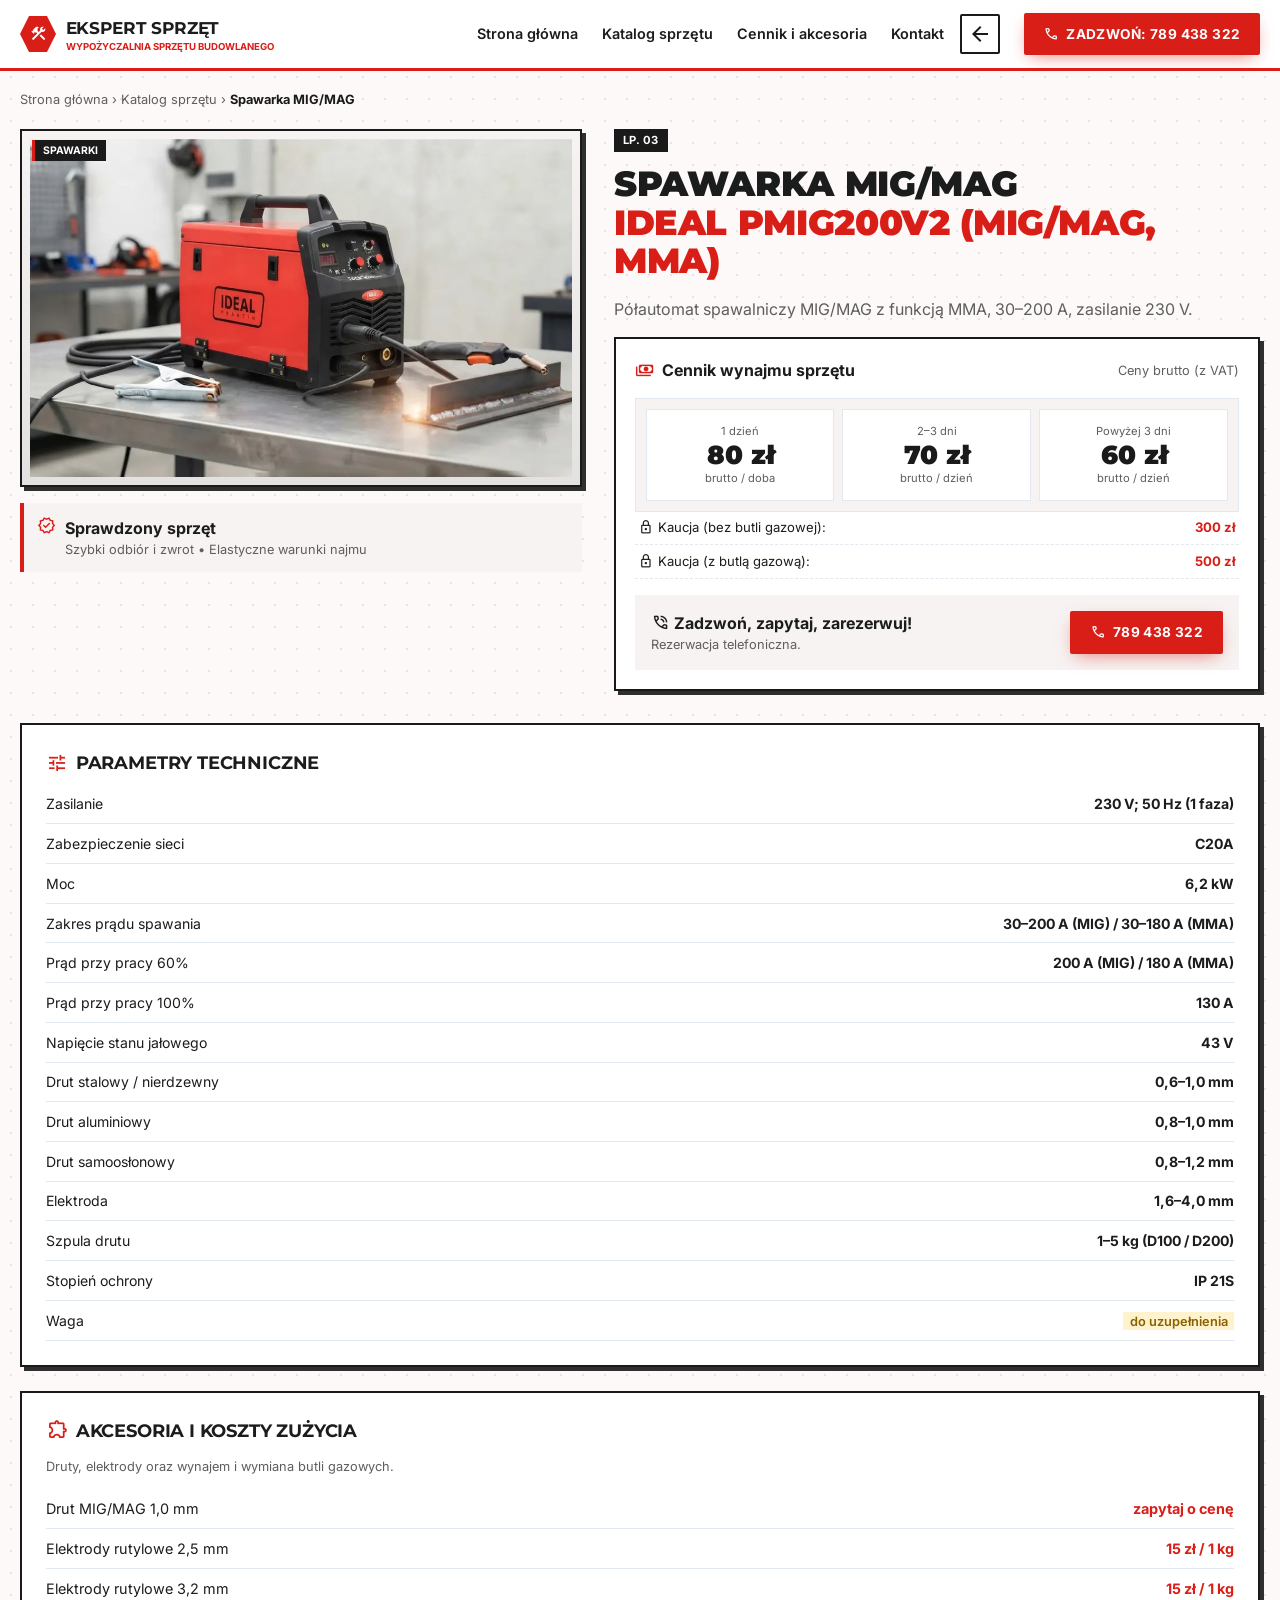
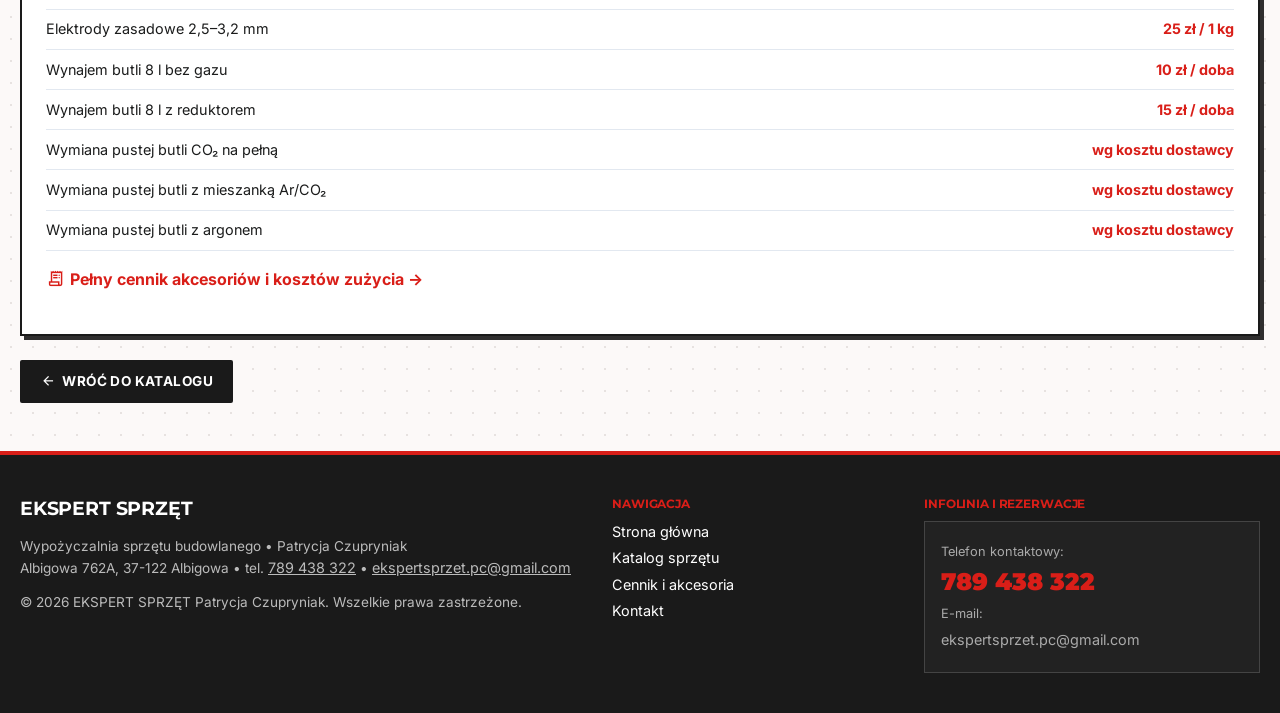
<file: produkty/spawarka-mig-mag.html>
<!DOCTYPE html>
<html lang="pl"><head><meta charset="utf-8"><meta name="viewport" content="width=device-width, initial-scale=1">
<title>Wynajem sprzętu | EKSPERT SPRZĘT</title><meta name="description" content="Wypożyczalnia sprzętu budowlanego EKSPERT SPRZĘT – Albigowa 762A. Dowóz na budowę.">
<link rel="preconnect" href="https://fonts.googleapis.com"><link rel="preconnect" href="https://fonts.gstatic.com" crossorigin>
<link href="https://fonts.googleapis.com/css2?family=Inter:wght@400;600;700&family=Montserrat:wght@700;800;900&display=swap" rel="stylesheet">
<link href="https://fonts.googleapis.com/css2?family=Material+Symbols+Outlined:opsz,wght,FILL,GRAD@24,400,0,0&display=block" rel="stylesheet">
<link rel="stylesheet" href="../css/style.css"></head>
<body data-page="produkt" data-root="../" data-product="spawarka-mig-mag"><header id="site-header"></header>
<main class="wrap" id="product"><noscript>Włącz JavaScript, aby zobaczyć szczegóły produktu.</noscript></main>
<footer id="site-footer"></footer>
<script src="../js/data.js"></script><script src="../js/app.js"></script></body></html>
</file>
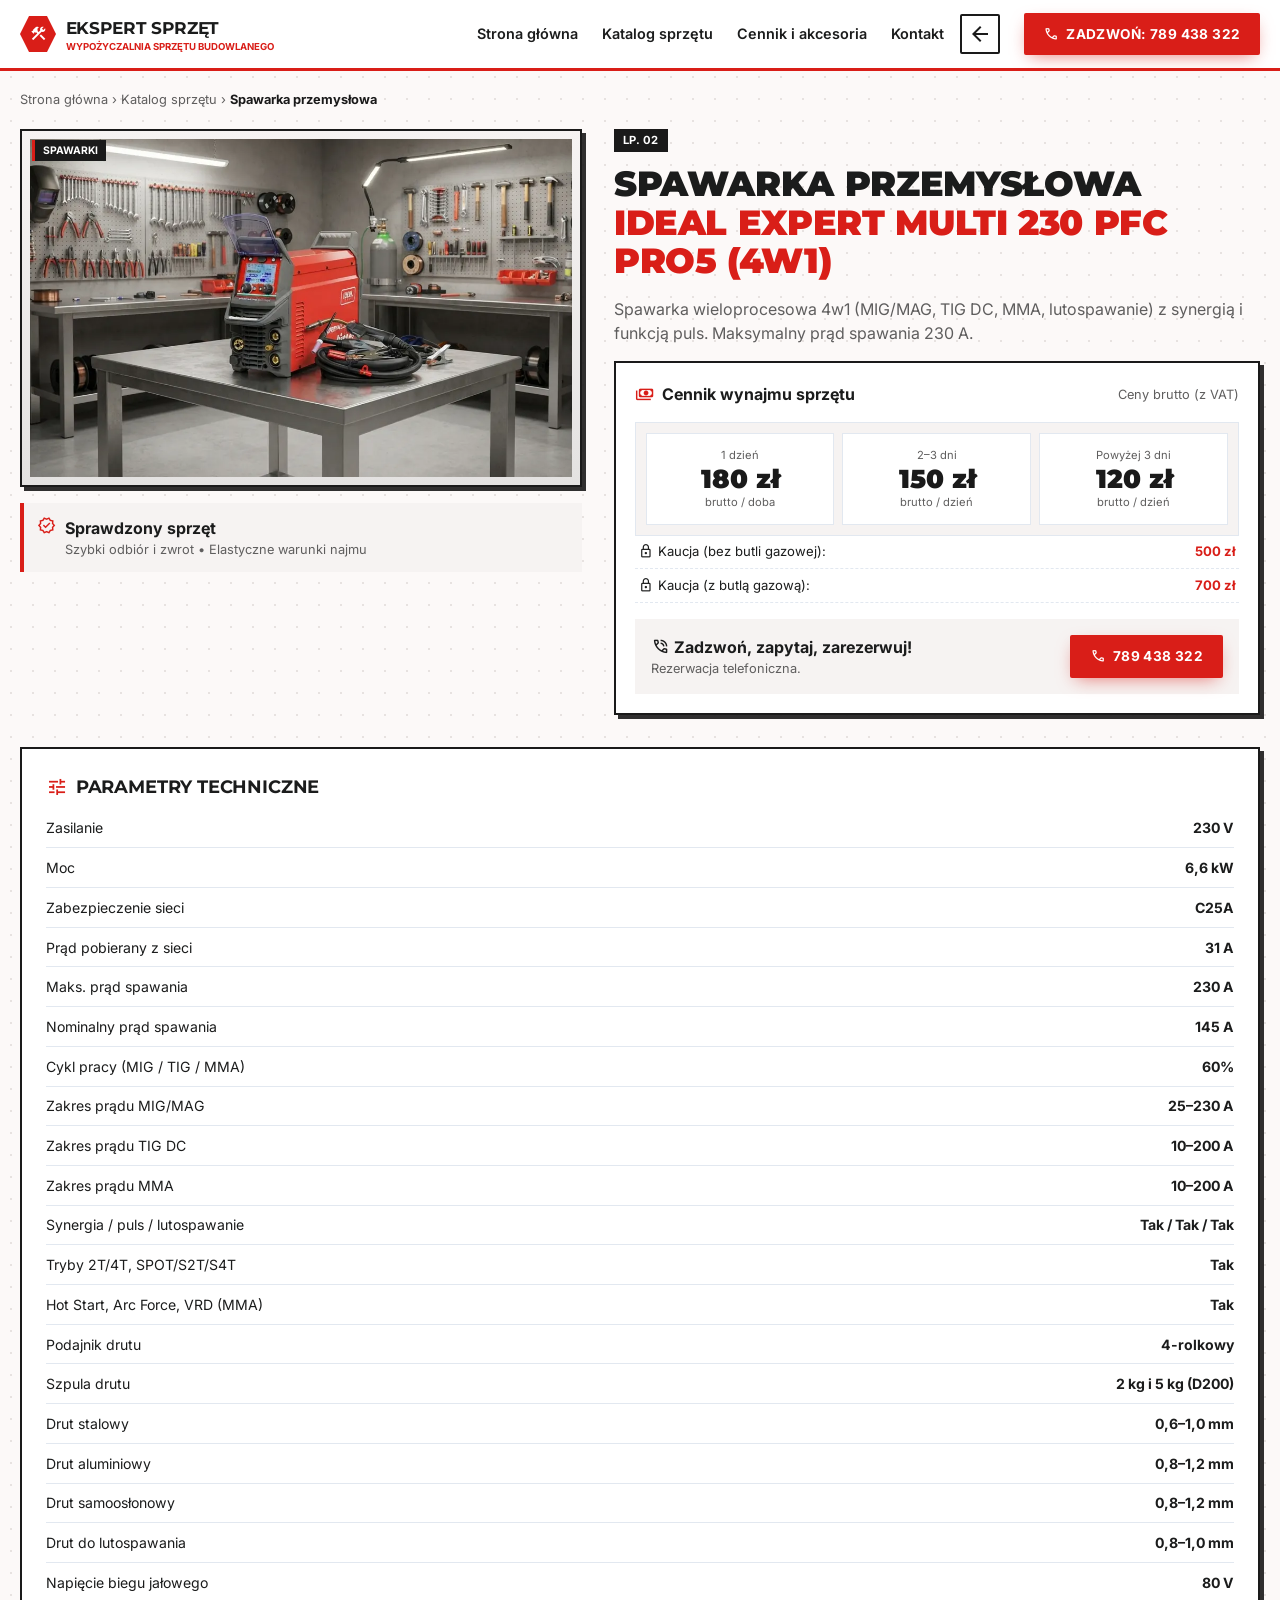
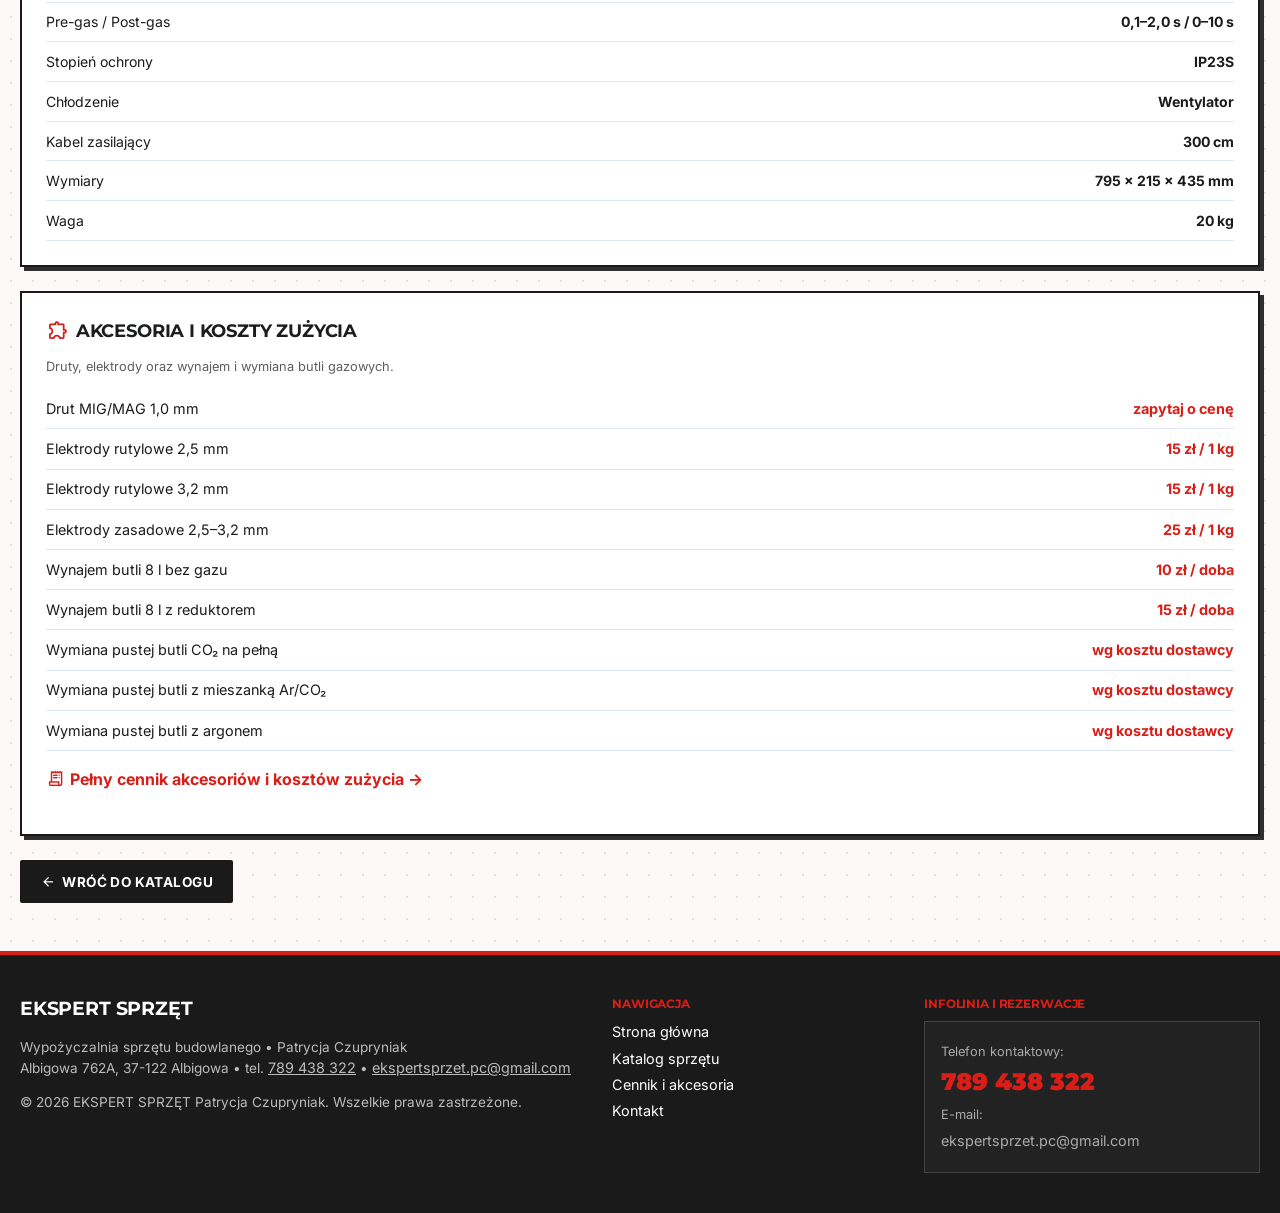
<file: produkty/spawarka-przemyslowa.html>
<!DOCTYPE html>
<html lang="pl"><head><meta charset="utf-8"><meta name="viewport" content="width=device-width, initial-scale=1">
<title>Wynajem sprzętu | EKSPERT SPRZĘT</title><meta name="description" content="Wypożyczalnia sprzętu budowlanego EKSPERT SPRZĘT – Albigowa 762A. Dowóz na budowę.">
<link rel="preconnect" href="https://fonts.googleapis.com"><link rel="preconnect" href="https://fonts.gstatic.com" crossorigin>
<link href="https://fonts.googleapis.com/css2?family=Inter:wght@400;600;700&family=Montserrat:wght@700;800;900&display=swap" rel="stylesheet">
<link href="https://fonts.googleapis.com/css2?family=Material+Symbols+Outlined:opsz,wght,FILL,GRAD@24,400,0,0&display=block" rel="stylesheet">
<link rel="stylesheet" href="../css/style.css"></head>
<body data-page="produkt" data-root="../" data-product="spawarka-przemyslowa"><header id="site-header"></header>
<main class="wrap" id="product"><noscript>Włącz JavaScript, aby zobaczyć szczegóły produktu.</noscript></main>
<footer id="site-footer"></footer>
<script src="../js/data.js"></script><script src="../js/app.js"></script></body></html>
</file>
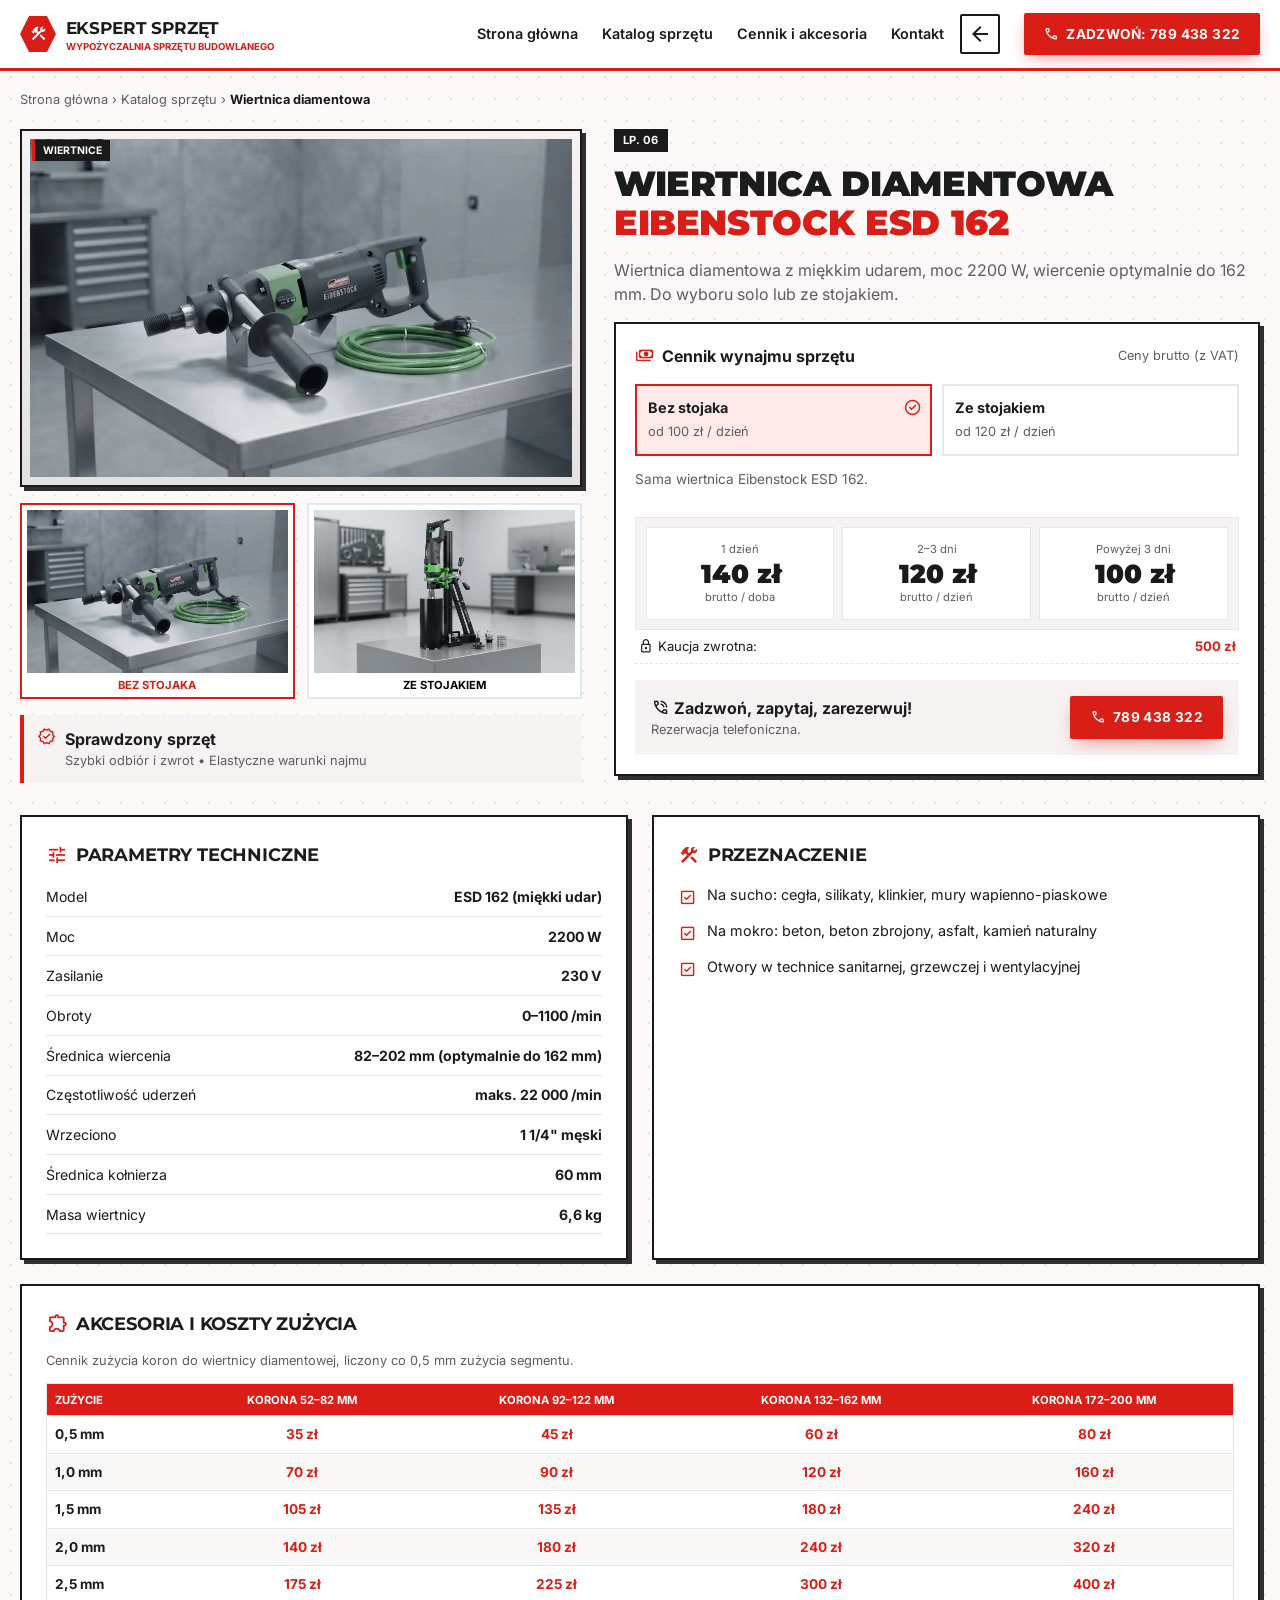
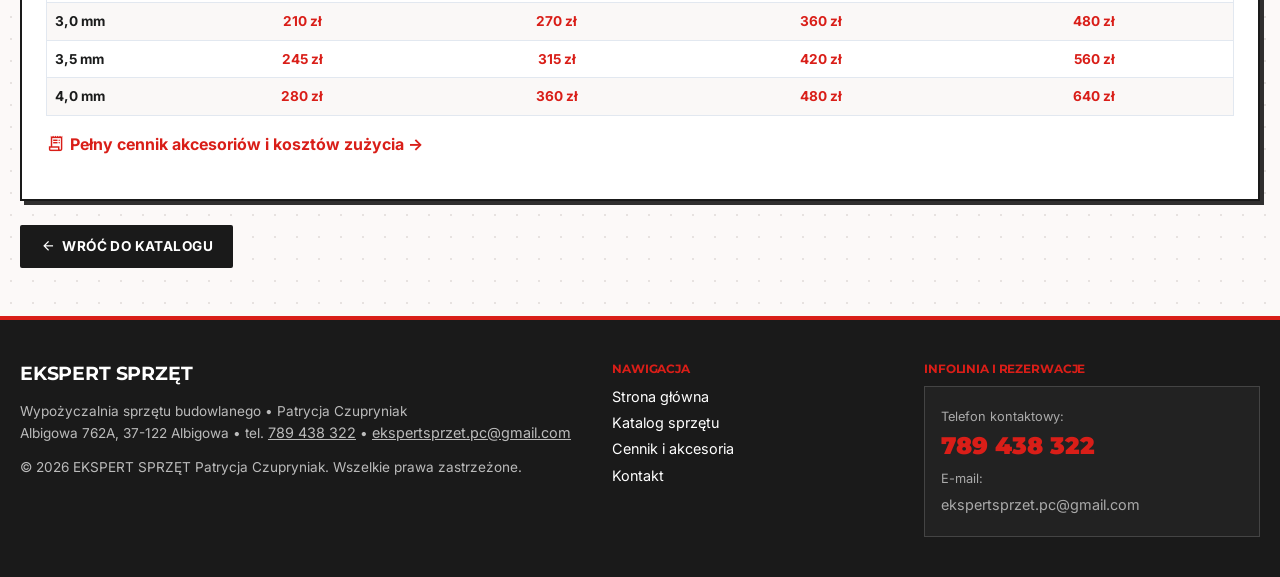
<file: produkty/wiertnica-diamentowa.html>
<!DOCTYPE html>
<html lang="pl"><head><meta charset="utf-8"><meta name="viewport" content="width=device-width, initial-scale=1">
<title>Wynajem sprzętu | EKSPERT SPRZĘT</title><meta name="description" content="Wypożyczalnia sprzętu budowlanego EKSPERT SPRZĘT – Albigowa 762A. Dowóz na budowę.">
<link rel="preconnect" href="https://fonts.googleapis.com"><link rel="preconnect" href="https://fonts.gstatic.com" crossorigin>
<link href="https://fonts.googleapis.com/css2?family=Inter:wght@400;600;700&family=Montserrat:wght@700;800;900&display=swap" rel="stylesheet">
<link href="https://fonts.googleapis.com/css2?family=Material+Symbols+Outlined:opsz,wght,FILL,GRAD@24,400,0,0&display=block" rel="stylesheet">
<link rel="stylesheet" href="../css/style.css"></head>
<body data-page="produkt" data-root="../" data-product="wiertnica-diamentowa"><header id="site-header"></header>
<main class="wrap" id="product"><noscript>Włącz JavaScript, aby zobaczyć szczegóły produktu.</noscript></main>
<footer id="site-footer"></footer>
<script src="../js/data.js"></script><script src="../js/app.js"></script></body></html>
</file>
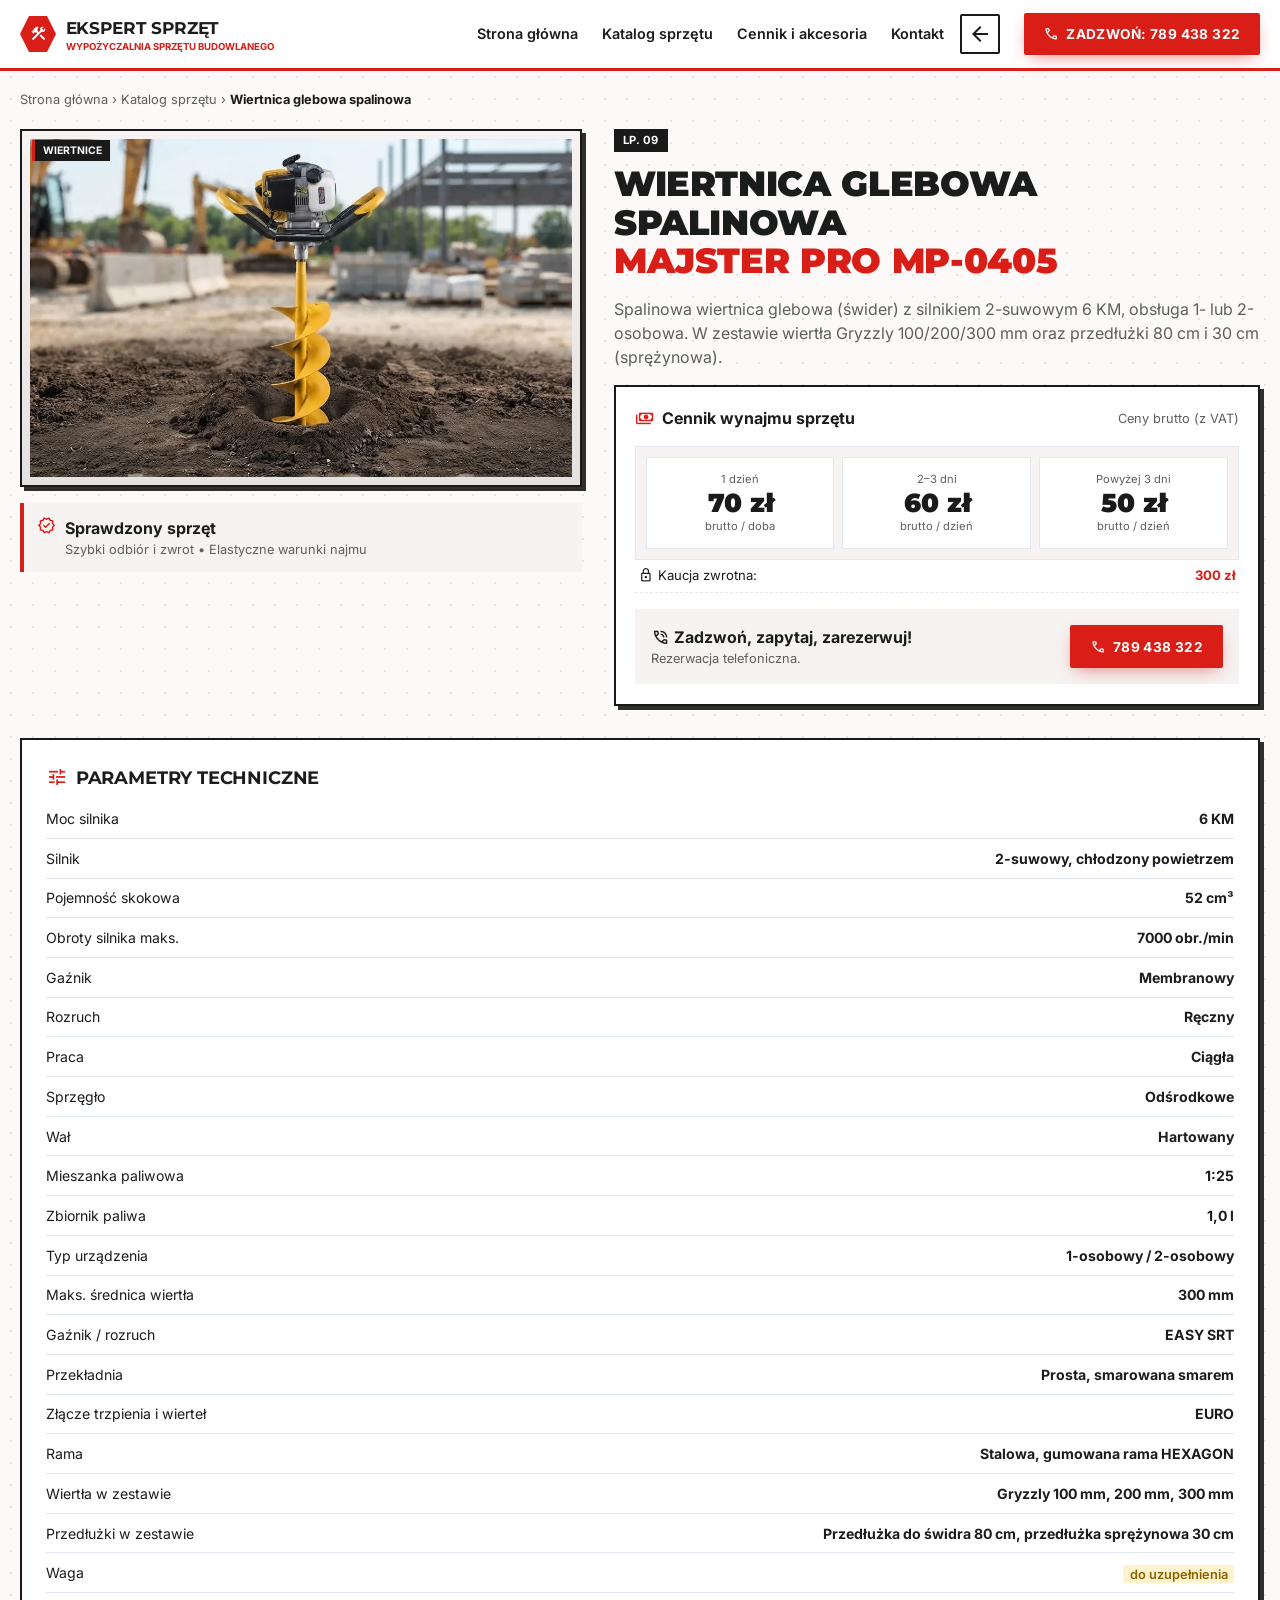
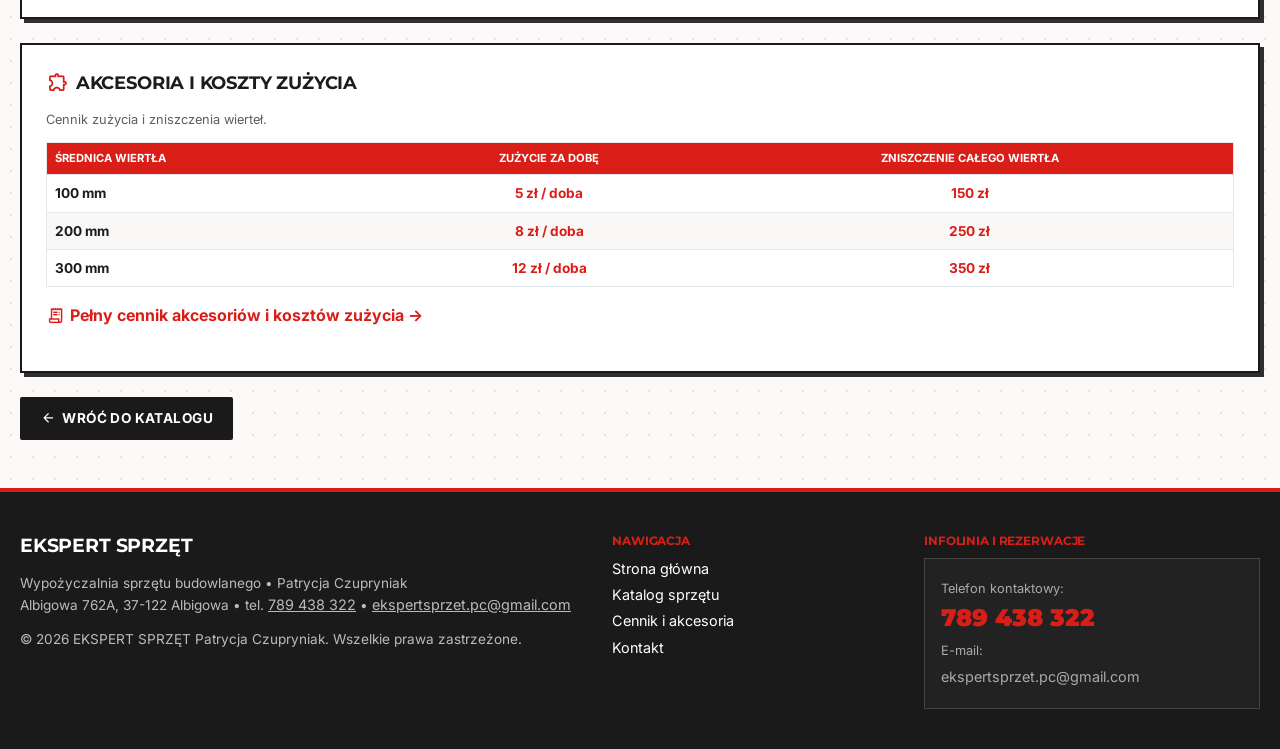
<file: produkty/wiertnica-glebowa.html>
<!DOCTYPE html>
<html lang="pl"><head><meta charset="utf-8"><meta name="viewport" content="width=device-width, initial-scale=1">
<title>Wynajem sprzętu | EKSPERT SPRZĘT</title><meta name="description" content="Wypożyczalnia sprzętu budowlanego EKSPERT SPRZĘT – Albigowa 762A. Dowóz na budowę.">
<link rel="preconnect" href="https://fonts.googleapis.com"><link rel="preconnect" href="https://fonts.gstatic.com" crossorigin>
<link href="https://fonts.googleapis.com/css2?family=Inter:wght@400;600;700&family=Montserrat:wght@700;800;900&display=swap" rel="stylesheet">
<link href="https://fonts.googleapis.com/css2?family=Material+Symbols+Outlined:opsz,wght,FILL,GRAD@24,400,0,0&display=block" rel="stylesheet">
<link rel="stylesheet" href="../css/style.css"></head>
<body data-page="produkt" data-root="../" data-product="wiertnica-glebowa"><header id="site-header"></header>
<main class="wrap" id="product"><noscript>Włącz JavaScript, aby zobaczyć szczegóły produktu.</noscript></main>
<footer id="site-footer"></footer>
<script src="../js/data.js"></script><script src="../js/app.js"></script></body></html>
</file>
<file: css/style.css>
:root{--red:#D91E18;--red-d:#b10006;--dark:#1A1A1A;--neutral:#2B2B2B;--bg:#fcf9f8;--bg2:#f6f3f2;--line:#e2e8f0;--muted:#5f5e5e;--shadow:4px 4px 0 rgba(26,26,26,.9)}
*{box-sizing:border-box}html{scroll-behavior:smooth}
body{margin:0;font:400 16px/1.5 Inter,system-ui,sans-serif;color:#1b1c1c;background:var(--bg)}
h1,h2,h3,h4,.logo b{font-family:Montserrat,sans-serif;text-transform:uppercase;margin:0 0 .5rem;letter-spacing:-.01em}
a{color:inherit}img{max-width:100%;display:block}
.mi{font-family:'Material Symbols Outlined';font-size:1.2em;line-height:1;vertical-align:-.2em;font-weight:normal;font-style:normal;display:inline-block;-webkit-font-feature-settings:'liga';font-feature-settings:'liga'}
.wrap{max-width:1280px;margin:0 auto;padding:0 1.25rem}
.small,small{font-size:.8rem;color:var(--muted)}
.btn{display:inline-flex;align-items:center;gap:.4rem;justify-content:center;padding:.7rem 1.1rem;border-radius:2px;font:700 .85rem Inter;text-transform:uppercase;text-decoration:none;border:2px solid transparent;cursor:pointer}
.btn-red{background:var(--red);color:#fff}.btn-red:hover{background:var(--red-d)}
.btn-dark{background:var(--dark);color:#fff}.btn-dark:hover{border-color:var(--red)}
.btn-light{background:#fff;color:var(--dark)}.btn-block{width:100%;margin-top:1rem}
/* header */
#site-header{background:#fff;border-bottom:3px solid var(--red);position:sticky;top:0;z-index:50}
.hdr{display:flex;align-items:center;gap:1.5rem;height:68px}
.logo{display:flex;gap:.6rem;align-items:center;text-decoration:none}.logo b{display:block;font-size:1.05rem;margin:0}.logo small{display:block;color:var(--red);font:700 .6rem Inter;text-transform:uppercase}
.logo-ic{background:var(--red);color:#fff;width:36px;height:36px;display:grid;place-items:center;clip-path:polygon(25% 0,75% 0,100% 50%,75% 100%,25% 100%,0 50%)}
.nav{display:flex;gap:1.5rem;margin-left:auto}.nav a{text-decoration:none;font-size:.9rem;padding:.3rem 0;border-bottom:2px solid transparent}.nav a.active,.nav a:hover{color:var(--red);border-color:var(--red)}
.burger{display:none;margin-left:auto;background:none;border:0;font-size:1.6rem;cursor:pointer}
/* hero */
.hero{background:var(--dark);color:#fff;padding:3rem 0;border-bottom:4px solid var(--red)}
.hero-g{display:grid;grid-template-columns:1.3fr 1fr;gap:2.5rem;align-items:center}
.tag{display:inline-block;background:var(--red);color:#fff;font:700 .7rem Inter;text-transform:uppercase;padding:.3rem .6rem;margin-bottom:1rem}
.tag.light{background:#fff;color:var(--dark)}
.hero h1{font-size:clamp(1.8rem,4.2vw,3rem);font-weight:900;line-height:1.08}
.hero h2{font-size:1.1rem;color:#fff}
.hero p{color:#ccc}.hero .acts{display:flex;gap:.8rem;flex-wrap:wrap;margin:1.5rem 0}
.note{background:#2b2b2b;border-left:4px solid var(--red);padding:.8rem 1rem;font-size:.85rem;color:#ddd}
.hero-img{background:#fff;padding:.6rem;border:4px solid var(--red);box-shadow:8px 8px 0 #000}.hero-img img{aspect-ratio:16/10;object-fit:cover;width:100%}
.hero-img .meta{display:flex;justify-content:space-between;color:var(--dark);font-size:.8rem;padding:.6rem .2rem 0}
.page-hero{background:var(--dark);color:#fff;padding:2.2rem 0;border-bottom:4px solid var(--red)}.page-hero h1{font-size:clamp(1.6rem,3.5vw,2.4rem);font-weight:900}.page-hero p{color:#ccc;max-width:700px}
/* features */
.feats{display:grid;grid-template-columns:repeat(5,1fr);gap:1rem;margin:2.5rem auto}
.feat{background:#fff;border:2px solid var(--dark);box-shadow:var(--shadow);padding:1rem}.feat .mi{background:var(--red);color:#fff;padding:.4rem;font-size:1.3rem}.feat h4{font-size:.85rem;margin:.6rem 0 .3rem}.feat p{font-size:.78rem;color:var(--muted);margin:0}
section.block{padding:2.5rem 0}.sec-h{display:flex;justify-content:space-between;align-items:end;gap:2rem;border-bottom:3px solid var(--dark);padding-bottom:.8rem;margin-bottom:1.5rem}
.sec-h h2{font-size:clamp(1.4rem,3vw,2.2rem);font-weight:900;margin:0}.sec-h p{max-width:420px;font-size:.85rem;color:var(--muted);margin:0}
/* cards */
.grid{display:grid;grid-template-columns:repeat(3,1fr);gap:1.5rem}
.card{background:#fff;border:2px solid var(--dark);box-shadow:var(--shadow);display:flex;flex-direction:column}
.card-img{position:relative;display:block;background:#eee}.card-img img{aspect-ratio:16/9;object-fit:cover;width:100%}
.chip{position:absolute;top:.6rem;left:.6rem;background:var(--dark);color:#fff;font:700 .65rem Inter;text-transform:uppercase;padding:.25rem .5rem;border-left:3px solid var(--red)}
.lp{position:absolute;top:.6rem;right:.6rem;background:#fff;font:700 .75rem Inter;padding:.25rem .5rem}
.card-body{padding:1rem;display:flex;flex-direction:column;flex:1}.card h3{font-size:1.1rem;margin:0}.card h3 a{text-decoration:none}.card h3 a:hover{color:var(--red)}
.model{color:var(--red);font-weight:600;font-size:.85rem;margin:.2rem 0 .8rem}
.kv{display:grid;grid-template-columns:auto 1fr;gap:.3rem .8rem;font-size:.78rem;border-top:1px solid var(--line);padding-top:.7rem;margin:0 0 auto}.kv dt{color:var(--muted)}.kv dd{margin:0;text-align:right}
.card-foot{display:flex;justify-content:space-between;align-items:end;border-top:1px solid var(--line);margin-top:1rem;padding-top:.8rem}.from{color:var(--red);font:900 1.4rem Montserrat}
.tiers{display:grid;grid-template-columns:repeat(3,1fr);gap:.5rem;background:var(--bg2);padding:.6rem;border:1px solid var(--line);text-align:center}
.tiers small{display:block;font-size:.7rem}.tiers b{color:var(--red);font-size:1rem}.tiers i{font-style:normal;font-size:.7rem;color:var(--muted);display:block}
.tiers.big div{background:#fff;border:1px solid var(--line);padding:.8rem .3rem}.tiers.big b{font:900 1.6rem Montserrat;color:var(--dark)}
.dep{display:flex;justify-content:space-between;font-size:.82rem;padding:.4rem .2rem;border-bottom:1px dashed var(--line)}.dep b{color:var(--red)}
.var-mini{display:grid;grid-template-columns:1fr 1fr;gap:.5rem}.var-mini>div{background:var(--bg2);border:1px solid var(--line);padding:.5rem;font-size:.75rem}
.vm-h{display:flex;justify-content:space-between;gap:.3rem;margin-bottom:.3rem}.vm-h span{color:var(--muted)}
.var-mini dl{display:grid;grid-template-columns:1fr auto;margin:0;gap:.1rem}.var-mini dd{margin:0;font-weight:700;color:var(--red)}
.cta-bar{display:flex;gap:1rem;align-items:center;justify-content:space-between;background:#fff;border:2px solid var(--dark);box-shadow:var(--shadow);padding:1rem 1.2rem;margin-top:2rem}
/* info */
.warn{background:#fff;border:2px solid var(--red);border-left:6px solid var(--red);padding:1.5rem;box-shadow:var(--shadow)}
.warn-g{display:grid;grid-template-columns:repeat(4,1fr);gap:1rem;margin-top:1rem}.warn-g div{background:var(--bg2);padding:1rem;font-size:.8rem}.warn-g h4{color:var(--red);font-size:.85rem}
.contact{display:grid;grid-template-columns:1fr 1fr;gap:1.5rem}.panel{background:#fff;border:2px solid var(--dark);box-shadow:var(--shadow);padding:1.5rem;margin-bottom:1.5rem}
.panel h2{font-size:1.15rem;display:flex;gap:.5rem;align-items:center}.panel h2 .mi{color:var(--red)}
.ci{display:flex;gap:.8rem;margin:.9rem 0}.ci .mi{background:var(--red);color:#fff;padding:.4rem;height:fit-content}.ci small{display:block;text-transform:uppercase;font-size:.65rem}.ci b.big{font-size:1.3rem;color:var(--red)}
.hours{width:100%;border-collapse:collapse;font-size:.85rem}.hours td{padding:.4rem 0;border-bottom:1px solid var(--line)}.hours td:last-child{text-align:right;font-weight:700}
/* footer */
#site-footer{background:var(--dark);color:#fff;padding:2.5rem 0;margin-top:3rem;border-top:4px solid var(--red)}
.ftr{display:grid;grid-template-columns:2fr 1fr 1.2fr;gap:2rem}.ftr p{color:#bbb;font-size:.85rem}.ftr h4{color:var(--red);font-size:.75rem}.ftr a{display:block;text-decoration:none;font-size:.9rem;margin:.3rem 0}.ftr small{color:#aaa}
.ftr-box{border:1px solid #444;padding:1rem;background:#222}.ftr-box .big{color:var(--red);font:900 1.5rem Montserrat}
/* katalog */
.toolbar{display:flex;flex-wrap:wrap;gap:.5rem;align-items:center;margin:1.5rem 0}
.f,.view button{background:#fff;border:1px solid var(--dark);padding:.5rem .8rem;font:600 .8rem Inter;cursor:pointer}.f.active,.view button.active{background:var(--red);color:#fff;border-color:var(--red)}
.view{margin-left:auto;display:flex}
.info-strip{background:#fff;border-left:4px solid var(--red);padding:.8rem 1rem;font-size:.85rem;margin-bottom:1.5rem;border:1px solid var(--line);border-left:4px solid var(--red)}
.ptable{width:100%;border-collapse:collapse;background:#fff;font-size:.88rem}.ptable th{background:var(--red);color:#fff;text-transform:uppercase;font-size:.75rem;padding:.7rem;text-align:left}.ptable td{padding:.6rem .7rem;border-bottom:1px solid var(--line)}.ptable a{text-decoration:none}
.tscroll{overflow-x:auto;border:2px solid var(--dark);box-shadow:var(--shadow)}
.lpb{background:var(--red);color:#fff;font-weight:700;padding:.2rem .5rem}.pill{background:var(--dark);color:#fff;font:700 .65rem Inter;padding:.2rem .5rem;white-space:nowrap}
/* produkt */
.crumbs{font-size:.8rem;color:var(--muted);margin:1.2rem 0}.crumbs a{text-decoration:none}.crumbs span{color:var(--dark);font-weight:700}
.pgrid{display:grid;grid-template-columns:1fr 1.15fr;gap:2rem;margin-bottom:2rem}
.main-img{position:relative;border:2px solid var(--dark);background:#fff;padding:.5rem;box-shadow:var(--shadow)}.main-img img{aspect-ratio:16/10;object-fit:cover;width:100%}
.thumbs{display:grid;grid-template-columns:1fr 1fr;gap:.8rem;margin-top:1rem}.thumbs button{background:#fff;border:2px solid var(--line);padding:.3rem;cursor:pointer;font:700 .7rem Inter;text-transform:uppercase}.thumbs button.active{border-color:var(--red);color:var(--red)}.thumbs img{aspect-ratio:16/10;object-fit:cover;width:100%;margin-bottom:.3rem}
.ready{display:flex;gap:.6rem;background:var(--bg2);padding:.8rem;margin-top:1rem;border-left:4px solid var(--red)}.ready .mi{color:var(--red)}.ready small{display:block}
.badges{display:flex;gap:.5rem;margin-bottom:.8rem}.badges span{font:700 .7rem Inter;text-transform:uppercase;padding:.3rem .6rem}.b-green{background:#e6f6ea;color:#1a7f37}.b-dark{background:var(--dark);color:#fff}
.pgrid h1{font-size:clamp(1.5rem,3vw,2.2rem);font-weight:900;line-height:1.1}.pgrid h1 span{color:var(--red)}.lead{color:var(--muted)}
.pricebox{background:#fff;border:2px solid var(--dark);box-shadow:var(--shadow);padding:1.2rem}.pb-h{display:flex;gap:.5rem;align-items:center;margin-bottom:1rem}.pb-h small{margin-left:auto}.pb-h .mi{color:var(--red)}
.variants{display:grid;grid-template-columns:1fr 1fr;gap:.6rem;margin-bottom:.5rem}.variants label{cursor:pointer}.variants input{position:absolute;opacity:0}
.variants span{display:block;border:2px solid var(--line);padding:.7rem;height:100%}.variants b{display:block;font-size:.9rem}.variants input:checked+span{border-color:var(--red);background:#ffeaea}.variants input:focus-visible+span{outline:2px solid var(--dark)}
.vdesc{font-size:.85rem;color:var(--muted);min-height:2.5em}
.reserve{display:flex;gap:1rem;align-items:center;justify-content:space-between;background:var(--bg2);padding:1rem;margin-top:1rem}.reserve small{display:block}
.two{display:grid;grid-template-columns:1fr 1fr;gap:1.5rem}
.specs{width:100%;border-collapse:collapse;font-size:.88rem}.specs td{padding:.55rem 0;border-bottom:1px solid var(--line)}.specs td:last-child{text-align:right;font-weight:700}
.todo{background:#fff3cd;color:#8a6100;padding:.1rem .4rem;font-weight:600;font-size:.8rem}.red{color:var(--red)}
.checks{list-style:none;padding:0;margin:0}.checks li{padding:.45rem 0 .45rem 1.8rem;position:relative;font-size:.9rem}.checks li:before{content:"check_box";font-family:'Material Symbols Outlined';color:var(--red);position:absolute;left:0;font-size:1.2rem}
/* cennik */
.accg{display:grid;grid-template-columns:repeat(3,1fr);gap:1.5rem;margin-top:2rem}
.acc{background:#fff;border:2px solid var(--dark);box-shadow:var(--shadow)}.acc h3{background:var(--dark);color:#fff;padding:.8rem 1rem;font-size:.95rem;margin:0;border-bottom:3px solid var(--red)}.acc p{font-size:.8rem;color:var(--muted);padding:0 1rem}.acc ul{list-style:none;margin:0;padding:0}.acc li{display:flex;justify-content:space-between;padding:.6rem 1rem;border-top:1px solid var(--line);font-size:.88rem}.acc li b{color:var(--red)}
.apel{display:flex;justify-content:space-between;align-items:center;gap:1rem;background:var(--dark);color:#fff;padding:1.2rem;margin-top:1rem}
/* responsive */
@media (max-width:1000px){.feats{grid-template-columns:repeat(2,1fr)}.grid,.accg{grid-template-columns:1fr 1fr}.warn-g{grid-template-columns:1fr 1fr}.hdr-call{display:none}}
@media (max-width:760px){
 .burger{display:block}.nav{display:none;position:absolute;top:68px;left:0;right:0;background:#fff;flex-direction:column;gap:0;border-bottom:3px solid var(--red)}#site-header.open .nav{display:flex}.nav a{padding:.9rem 1.25rem;border-bottom:1px solid var(--line)}
 .hero-g,.pgrid,.two,.contact,.ftr,.grid,.accg,.warn-g{grid-template-columns:1fr}.feats{grid-template-columns:1fr 1fr}.sec-h{flex-direction:column;align-items:start;gap:.5rem}
 .cta-bar,.reserve,.apel{flex-direction:column;align-items:stretch}.view{margin-left:0}.logo small{font-size:.5rem}}

/* =================== WARSTWA WIZUALNA v2 =================== */
html,body{overflow-x:clip}
body{-webkit-font-smoothing:antialiased;text-rendering:optimizeLegibility;background:var(--bg) radial-gradient(#e7e2e0 1px,transparent 1px) 0 0/22px 22px}
::selection{background:var(--red);color:#fff}
:focus-visible{outline:3px solid var(--red);outline-offset:2px}
.btn{transition:transform .15s,background .2s,border-color .2s,box-shadow .2s;letter-spacing:.03em}
.btn:hover{transform:translateY(-2px)}.btn:active{transform:none}
.btn-red{box-shadow:0 6px 18px -6px rgba(217,30,24,.6)}
/* header */
#site-header{transition:box-shadow .25s;backdrop-filter:saturate(1.4) blur(8px);background:rgba(255,255,255,.94)}
body.scrolled #site-header{box-shadow:0 8px 24px -12px rgba(0,0,0,.35)}
.nav a{position:relative;font-weight:600;border:0}
.nav a:after{content:"";position:absolute;left:0;right:0;bottom:-2px;height:3px;background:var(--red);transform:scaleX(0);transform-origin:left;transition:transform .25s}
.nav a:hover:after,.nav a.active:after{transform:scaleX(1)}
/* hero */
.hero{position:relative;overflow:hidden;padding:4rem 0;background:linear-gradient(135deg,#111 0%,#1a1a1a 55%,#2b0d0c 100%)}
.hero:before{content:"";position:absolute;right:-120px;top:-120px;width:420px;height:420px;background:var(--red);opacity:.12;clip-path:polygon(25% 0,75% 0,100% 50%,75% 100%,25% 100%,0 50%)}
.hero:after{content:"";position:absolute;left:0;right:0;bottom:0;height:10px;background:repeating-linear-gradient(-45deg,var(--red) 0 18px,#111 18px 36px)}
.hero h1{text-shadow:0 2px 0 rgba(0,0,0,.4)}
.hero h1,.hero h2{position:relative}
.hero h2{color:var(--red);font-size:1.15rem}
.hero-img{transform:rotate(1.2deg);transition:transform .4s}.hero-img:hover{transform:rotate(0)}
.page-hero{position:relative;overflow:hidden;background:linear-gradient(135deg,#111,#1a1a1a 60%,#2b0d0c)}
.page-hero:after{content:"";position:absolute;left:0;right:0;bottom:0;height:6px;background:repeating-linear-gradient(-45deg,var(--red) 0 14px,#111 14px 28px)}
/* features */
.feats{margin-top:-1.5rem;position:relative;z-index:2}
.feat{display:flex;flex-direction:column;align-items:flex-start;transition:transform .2s,box-shadow .2s}
.feat:hover{transform:translate(-2px,-2px);box-shadow:6px 6px 0 var(--red)}
/* cards */
.card{transition:transform .2s,box-shadow .2s;overflow:hidden}
.card:hover{transform:translate(-3px,-3px);box-shadow:7px 7px 0 var(--red)}
.card-img{overflow:hidden;background:linear-gradient(#f3f1f0,#e2dfde)}
.card-img img{transition:transform .5s}.card:hover .card-img img{transform:scale(1.05)}
.card-img:after{content:"";position:absolute;inset:auto 0 0 0;height:35%;background:linear-gradient(transparent,rgba(0,0,0,.25));pointer-events:none}
.card h3{font-size:1.05rem;line-height:1.2}
.lp{border:2px solid var(--dark);z-index:1}.chip{z-index:1}
.tiers b{font-family:Montserrat;font-weight:800}
/* product page */
.main-img{background:linear-gradient(#f6f3f2,#e4e2e1)}
.main-img img{transition:opacity .25s}
.thumbs button{transition:border-color .2s,transform .2s}.thumbs button:hover{transform:translateY(-2px);border-color:var(--dark)}
.variants span{transition:border-color .2s,background .2s,transform .15s;position:relative}
.variants label:hover span{border-color:var(--dark)}
.variants input:checked+span:after{content:"check_circle";font-family:'Material Symbols Outlined';position:absolute;top:.5rem;right:.5rem;color:var(--red);font-size:1.2rem}
.tiers.big div{transition:transform .2s}.tiers.big div:hover{transform:translateY(-2px);border-color:var(--red)}
.acc-link{display:inline-flex;align-items:center;gap:.3rem;color:var(--red);font-weight:700;text-decoration:none}
/* tables */
.ptable tbody tr:nth-child(even){background:#faf8f7}.ptable tbody tr:hover{background:#ffeaea}
.acc li{transition:background .2s}.acc li:hover{background:#fff4f3}
/* reveal */
.rv{opacity:0;transform:translateY(22px);transition:opacity .6s ease,transform .6s ease}
.rv.in{opacity:1;transform:none}
@media (prefers-reduced-motion:reduce){*,*:before,*:after{transition:none!important;animation:none!important;scroll-behavior:auto!important}}
/* sticky mobile call */
.fab-call{display:none}
@media (max-width:760px){
 body{padding-bottom:76px;font-size:15px}
 .wrap{padding:0 1rem}
 .hdr{height:60px;gap:.6rem}.logo b{font-size:.95rem}.logo-ic{width:32px;height:32px}
 .burger{width:44px;height:44px;display:grid;place-items:center;border:2px solid var(--dark);border-radius:2px;background:#fff}
 .nav{top:60px;position:fixed;bottom:0;padding-top:.5rem;background:#fff;transform:translateX(100%);visibility:hidden;transition:transform .3s,visibility .3s;display:flex!important}
 #site-header.open .nav{transform:none;visibility:visible}
 .nav a{font:800 1.15rem Montserrat;text-transform:uppercase;padding:1.1rem 1.25rem}.nav a:after{display:none}.nav a.active{color:var(--red);border-left:5px solid var(--red)}
 body.menu-open{overflow:hidden}
 .hero{padding:2.2rem 0 2.8rem}.hero h1{font-size:2rem}.hero .acts .btn{flex:1 1 100%}
 .hero-img{transform:none;box-shadow:5px 5px 0 #000}
 .feats{margin-top:1.5rem;gap:.7rem}.feat{padding:.8rem}.feat h4{font-size:.75rem}
 .tag{font-size:.62rem}
 .fab-call{display:flex;align-items:center;gap:.7rem;position:fixed;left:.75rem;right:.75rem;bottom:.75rem;z-index:60;background:var(--red);color:#fff;text-decoration:none;padding:.75rem 1rem;border-radius:4px;box-shadow:0 10px 25px -8px rgba(0,0,0,.6),inset 0 -3px 0 rgba(0,0,0,.2)}
 .fab-call .mi{background:#fff;color:var(--red);border-radius:50%;width:36px;height:36px;display:grid;place-items:center;flex:none;animation:ring 2.5s infinite}
 .fab-call span:not(.mi){font:600 .72rem Inter;line-height:1.2;flex:1}
 .fab-call b{font:900 1.1rem Montserrat;white-space:nowrap}
 body.menu-open .fab-call{display:none}
 .tiers{gap:.3rem;padding:.45rem}.tiers b{font-size:.95rem}
 .tiers.big b{font-size:1.25rem}
 .specs td{display:block;text-align:left!important;padding:.15rem 0;border:0}.specs tr{display:block;padding:.55rem 0;border-bottom:1px solid var(--line)}.specs td:first-child{font-size:.78rem;color:var(--muted)}
 .panel{padding:1.1rem}
 .variants{grid-template-columns:1fr 1fr}
 .pricebox{padding:.9rem}.pb-h{flex-wrap:wrap}
 .reserve .btn{width:100%}
 /* tabela cen jako karty */
 .tscroll{overflow:visible;border:0;box-shadow:none}
 .ptable,.ptable tbody,.ptable tr,.ptable td{display:block;width:100%}.ptable thead{display:none}.ptable{background:none}
 .ptable tr{background:#fff!important;border:2px solid var(--dark);border-bottom-width:0;padding:.3rem .8rem;display:grid;grid-template-columns:1fr 1fr}
 .ptable tr.cont{border-top:1px dashed var(--line)}
 .ptable tr:not(.cont){margin-top:1rem}
 .ptable tr{border-bottom-width:2px}.ptable tr:has(+ .cont){border-bottom-width:0}
 .ptable td{border:0;padding:.35rem 0;font-weight:700}
 .ptable td.tlp{display:none}.ptable td.tname{grid-column:1/-1;border-bottom:2px solid var(--red);padding-bottom:.5rem;margin-bottom:.2rem}
 .ptable td.nov{display:none}
 .ptable td[data-l]:before{content:attr(data-l);display:block;font:600 .68rem Inter;color:var(--muted);text-transform:uppercase}
 .ptable td[data-l="Wariant"]{grid-column:1/-1}
 .toolbar #filters{overflow-x:auto;flex-wrap:nowrap!important;max-width:100%;padding-bottom:.3rem;scrollbar-width:none}.toolbar #filters::-webkit-scrollbar{display:none}
 .f{white-space:nowrap}
 .ftr{gap:1.2rem}
}
@media (max-width:420px){.var-mini{grid-template-columns:1fr}.feats{grid-template-columns:1fr 1fr}.hero h1{font-size:1.75rem}.badges{flex-wrap:wrap}.ci b.big{font-size:1.15rem}.logo small{display:none}}
@keyframes ring{0%,80%,100%{transform:rotate(0)}84%{transform:rotate(-14deg)}88%{transform:rotate(12deg)}92%{transform:rotate(-8deg)}96%{transform:rotate(5deg)}}
.ftr a.inl{display:inline;margin:0;text-decoration:underline}
[hidden]{display:none!important}
/* akcesoria – miniatury z ulotki */
.acc{display:flex;flex-direction:column}
.acc-h{display:flex;align-items:center;gap:.9rem;background:var(--dark);padding:.8rem 1rem;border-bottom:3px solid var(--red)}
.acc-h h3{background:none;border:0;padding:0;font-size:.95rem;line-height:1.25}
.acc-img{flex:none;width:84px;height:84px;background:#fff;border:2px solid #fff;outline:2px solid var(--red);box-shadow:3px 3px 0 var(--red);display:grid;place-items:center;overflow:hidden}
.acc-img img{width:100%;height:100%;object-fit:contain;transition:transform .3s}
.acc:hover .acc-img img{transform:scale(1.08) rotate(-3deg)}
.acc p{padding-top:.8rem}
.acc ul{margin-top:auto}
@media (max-width:420px){.acc-img{width:72px;height:72px}}

/* =========== MENU MOBILNE v3 (osobny panel w <body>) =========== */
#mnav{display:none}
@media (max-width:760px){
 #site-header{backdrop-filter:none;-webkit-backdrop-filter:none;background:#fff}
 #site-header .nav{display:none!important}
 #mnav{display:flex;flex-direction:column;position:fixed;inset:0;z-index:1000;background:#141414;
   background-image:repeating-linear-gradient(-45deg,rgba(217,30,24,.07) 0 2px,transparent 2px 22px);
   overflow-y:auto;-webkit-overflow-scrolling:touch;overscroll-behavior:contain;
   opacity:0;visibility:hidden;transform:translateY(-12px);transition:opacity .25s,transform .25s,visibility .25s}
 #mnav.open{opacity:1;visibility:visible;transform:none}
 .mn-top{display:flex;align-items:center;justify-content:space-between;height:60px;padding:0 1rem;border-bottom:4px solid var(--red);background:#0d0d0d;flex:none}
 .mn-logo{display:flex;align-items:center;gap:.6rem;color:#fff}.mn-logo b{font:900 1rem Montserrat;letter-spacing:.02em}
 .mn-close{width:44px;height:44px;display:grid;place-items:center;background:var(--red);color:#fff;border:0;border-radius:2px;font-size:1.6rem;cursor:pointer}
 .mn-links{display:flex;flex-direction:column;gap:.7rem;padding:1.25rem 1rem 2rem}
 .mn-links a{display:flex;align-items:center;gap:.8rem;background:#fff;color:#1a1a1a;text-decoration:none;padding:1rem;border-left:6px solid var(--red);border-radius:2px;
   font:800 1.05rem Montserrat;text-transform:uppercase;box-shadow:4px 4px 0 rgba(217,30,24,.55)}
 .mn-links a .mi:first-child{color:var(--red);font-size:1.5rem}
 .mn-links a span:not(.mi){flex:1}
 .mn-links a .mi:last-child{color:#999}
 .mn-links a:active{transform:translate(2px,2px);box-shadow:2px 2px 0 rgba(217,30,24,.55)}
 .mn-links a.active{background:var(--red);color:#fff;border-left-color:#fff;box-shadow:4px 4px 0 #000}
 .mn-links a.active .mi{color:#fff!important}
 .mn-links a.mn-call{margin-top:.8rem;background:var(--red);color:#fff;border-left-color:#fff;box-shadow:4px 4px 0 #000}
 .mn-call .mi{background:#fff;color:var(--red)!important;border-radius:50%;width:40px;height:40px;display:grid;place-items:center}
 .mn-call small{display:block;color:#ffd9d6;font:600 .72rem Inter;text-transform:none}
 .mn-call span:not(.mi){font-size:1.35rem}
 body.menu-open{overflow:hidden;touch-action:none}
 #mnav{touch-action:pan-y}
 body.menu-open .fab-call{display:none}
}
@media (prefers-reduced-motion:reduce){#mnav{transition:none;transform:none}}

/* =========== PRZYCISK "WRÓĆ" =========== */
.back-btn{order:3;width:44px;height:44px;display:grid;place-items:center;flex:none;border:2px solid var(--dark);border-radius:2px;background:#fff;color:var(--dark);text-decoration:none;font-size:1.6rem;transition:background .2s,color .2s,border-color .2s}
.back-btn:hover{background:var(--dark);color:#fff}
.back-btn .mi{font-size:1.5rem}
.hdr .nav{order:2}.hdr .logo{order:1}.hdr .hdr-call{order:4}.hdr .burger{order:5}
@media (min-width:761px){.back-btn{width:40px;height:40px;margin-left:-.5rem}}
@media (max-width:760px){.back-btn{margin-left:auto}.back-btn + .burger{margin-left:0}.burger .mi{font-size:1.6rem}}
@media (max-width:359px){.logo b{font-size:.85rem}}

/* =========== KOTWICE + PRZYCISK "DO GÓRY" =========== */
[id]{scroll-margin-top:80px}
.to-top{position:fixed;right:1rem;bottom:1.25rem;z-index:55;width:44px;height:44px;display:grid;place-items:center;background:#fff;color:var(--red);border:2px solid var(--dark);border-radius:2px;box-shadow:3px 3px 0 var(--dark);cursor:pointer;
  opacity:0;visibility:hidden;transform:translateY(10px);transition:opacity .25s,transform .25s,visibility .25s,background .2s}
.to-top .mi{font-size:1.6rem;font-weight:700}
.to-top.show{opacity:1;visibility:visible;transform:none}
.to-top:hover{background:var(--dark);color:#fff}
body.menu-open .to-top{opacity:0!important;visibility:hidden!important}
@media (max-width:760px){
 [id]{scroll-margin-top:72px}
 .to-top{right:.75rem;bottom:calc(.75rem + 62px + .6rem)}
}
@media (prefers-reduced-motion:reduce){.to-top{transition:none}}

/* =========== AKCESORIA v2: tabele zużycia =========== */
.acc-wide{grid-column:span 2}
.acc-tw{margin:0 1rem 1rem;overflow:hidden;border:1px solid var(--line)}
.acc-t{width:100%;border-collapse:collapse;font-size:.85rem}
.acc-t thead th{background:var(--red);color:#fff;font:700 .7rem Inter;text-transform:uppercase;padding:.55rem .5rem;text-align:center}
.acc-t thead th:first-child{text-align:left}
.acc-t td,.acc-t tbody th{padding:.5rem;border-top:1px solid var(--line);text-align:center}
.acc-t tbody th{text-align:left;font-weight:700;white-space:nowrap}
.acc-t td{color:var(--red);font-weight:700}
.acc-t tbody tr:nth-child(even){background:#faf8f7}.acc-t tbody tr:hover{background:#ffeaea}
.pacc ul{list-style:none;padding:0;margin:0 0 1rem}.pacc li{display:flex;justify-content:space-between;gap:1rem;padding:.55rem 0;border-bottom:1px solid var(--line);font-size:.9rem}.pacc li b{color:var(--red);text-align:right}
.pacc .acc-tw{margin:0 0 1rem}
.acc li b{text-align:right}.acc li{gap:1rem}
@media (max-width:1000px){.acc-wide{grid-column:1/-1}}
@media (max-width:760px){
 .acc-wide{grid-column:auto}
 .acc-tw{border:0;margin:0 .6rem .8rem}
 .acc-t,.acc-t tbody,.acc-t tr{display:block;width:100%}.acc-t thead{display:none}
 .acc-t tr{display:grid;grid-template-columns:1fr 1fr;gap:.2rem .8rem;border:1px solid var(--line);border-left:4px solid var(--red);margin-bottom:.5rem;padding:.5rem .7rem;background:#fff!important}
 .acc-t tbody th{grid-column:1/-1;border:0;padding:0 0 .3rem;border-bottom:1px solid var(--line);font-size:.9rem}
 .acc-t td{border:0;padding:.15rem 0;text-align:left;display:block}
 .acc-t td:before{content:attr(data-l);display:block;font:600 .66rem Inter;color:var(--muted);text-transform:uppercase}
}
</file>
